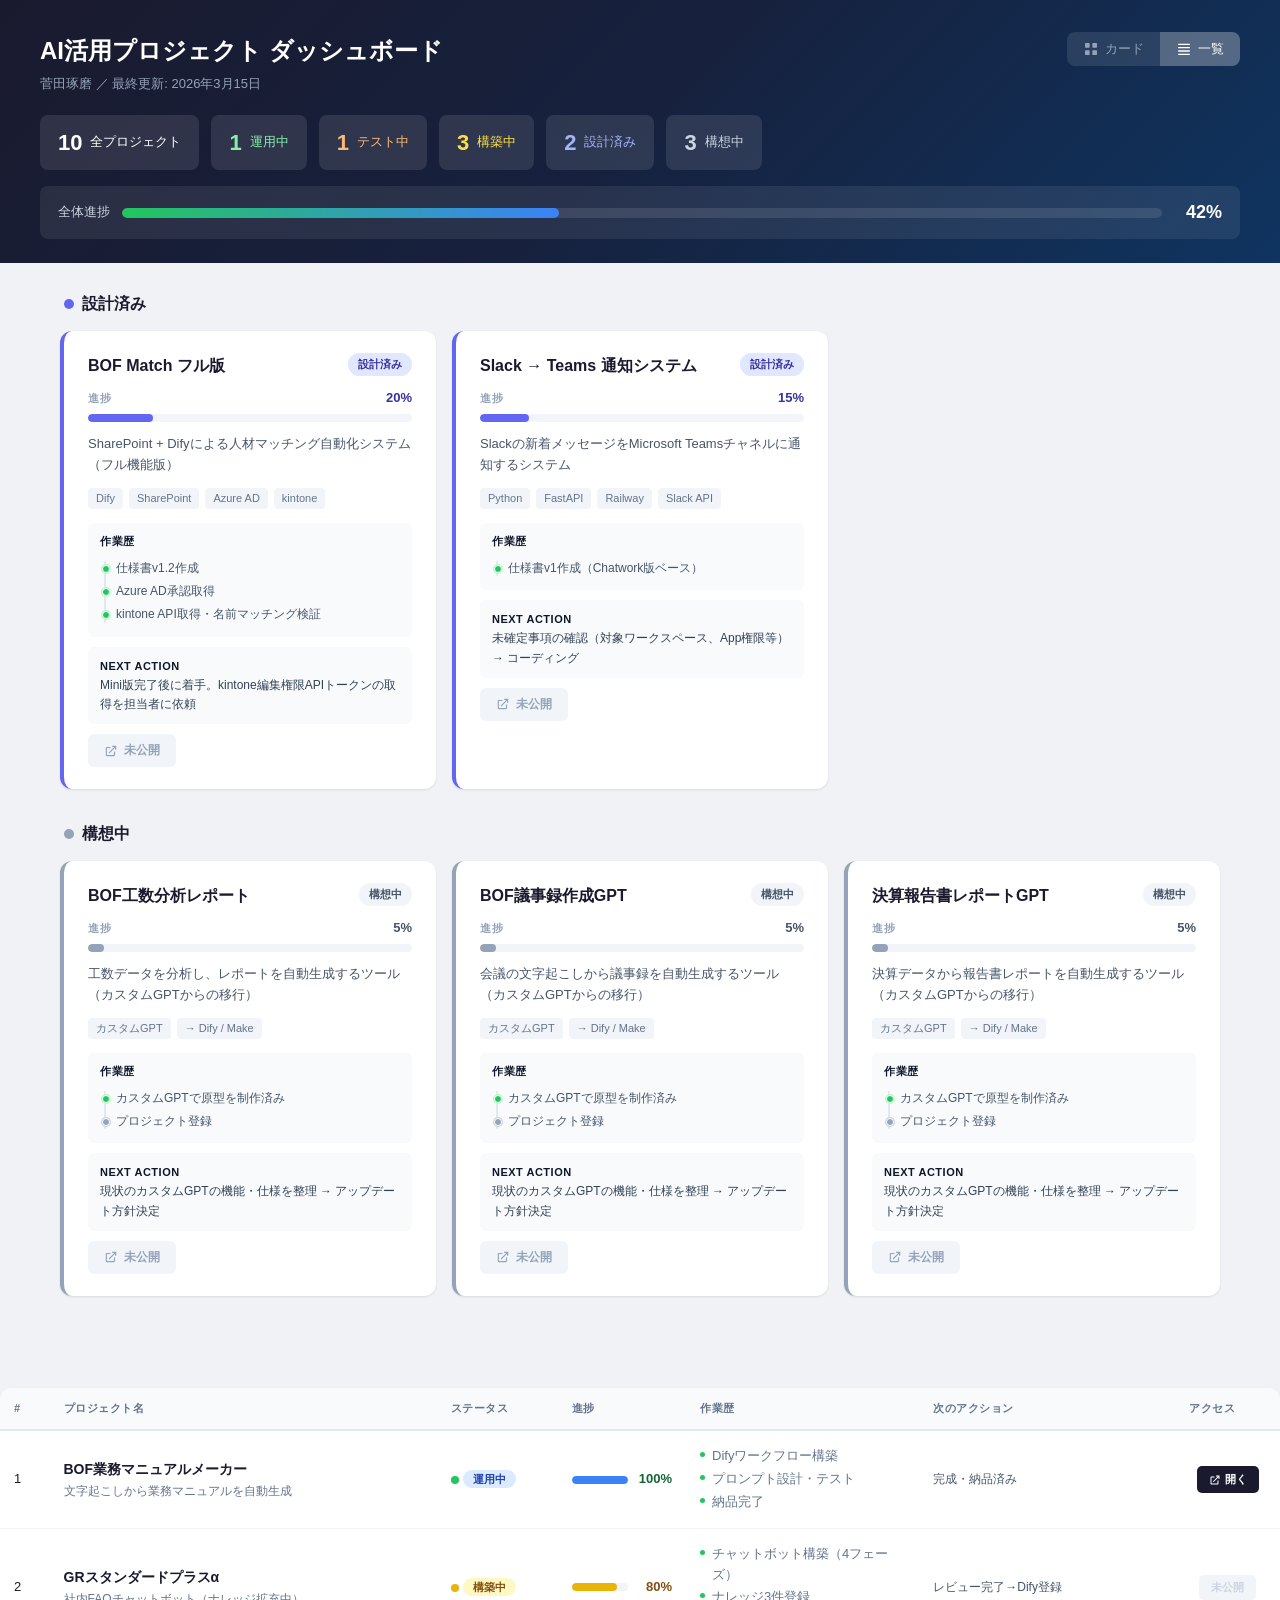
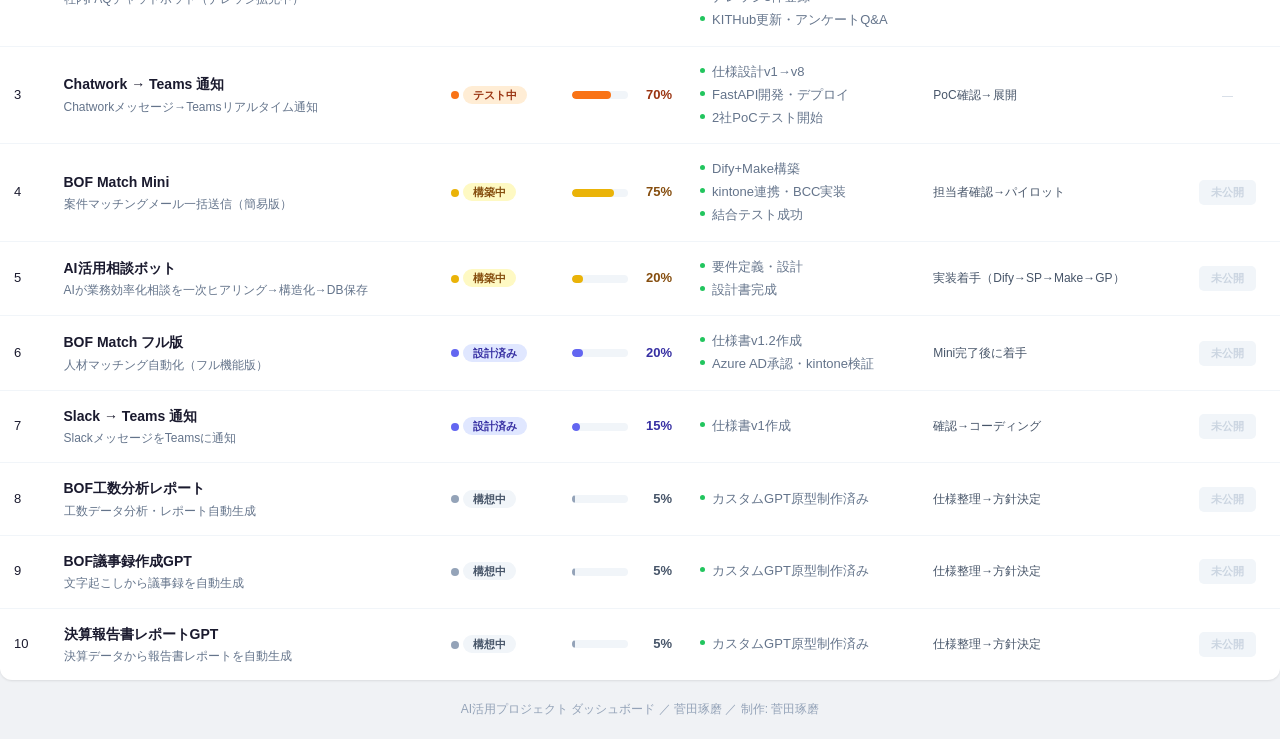
<file: dashboard.html>
<!DOCTYPE html>
<html lang="ja">
<head>
<meta charset="UTF-8">
<meta name="viewport" content="width=device-width, initial-scale=1.0">
<title>AI活用プロジェクト ダッシュボード</title>
<style>
  * { margin: 0; padding: 0; box-sizing: border-box; }
  body {
    font-family: 'Yu Gothic Medium', 'Hiragino Sans', 'Meiryo', sans-serif;
    background: #f0f2f5;
    color: #1a1a2e;
    line-height: 1.6;
  }

  /* ===== Header ===== */
  .header {
    background: linear-gradient(135deg, #1a1a2e 0%, #16213e 50%, #0f3460 100%);
    color: #fff;
    padding: 32px 40px 24px;
  }
  .header-top {
    display: flex;
    justify-content: space-between;
    align-items: flex-start;
    margin-bottom: 4px;
  }
  .header h1 { font-size: 24px; font-weight: 700; }
  .header .subtitle { font-size: 13px; color: #94a3b8; margin-bottom: 20px; }

  /* ===== View Toggle ===== */
  .view-toggle {
    display: flex;
    background: rgba(255,255,255,0.1);
    border-radius: 8px;
    overflow: hidden;
    flex-shrink: 0;
  }
  .view-toggle button {
    background: none; border: none; color: #94a3b8;
    padding: 8px 16px; font-size: 13px; font-family: inherit;
    cursor: pointer; display: flex; align-items: center; gap: 6px;
    transition: all 0.2s;
  }
  .view-toggle button.active { background: rgba(255,255,255,0.2); color: #fff; }
  .view-toggle button:hover:not(.active) { background: rgba(255,255,255,0.08); }
  .view-toggle svg { width: 16px; height: 16px; fill: currentColor; }

  /* ===== Summary Bar ===== */
  .summary { display: flex; gap: 12px; flex-wrap: wrap; align-items: center; }
  .summary-item {
    background: rgba(255,255,255,0.1); border-radius: 8px;
    padding: 10px 18px; display: flex; align-items: center; gap: 8px; font-size: 13px;
  }
  .summary-item .count { font-size: 22px; font-weight: 700; }

  /* ===== Overall Progress ===== */
  .overall-progress {
    display: flex; align-items: center; gap: 12px; margin-top: 16px;
    background: rgba(255,255,255,0.08); border-radius: 8px; padding: 12px 18px;
  }
  .overall-progress-label { font-size: 13px; color: #cbd5e1; white-space: nowrap; }
  .overall-progress-bar { flex: 1; height: 10px; background: rgba(255,255,255,0.1); border-radius: 5px; overflow: hidden; }
  .overall-progress-fill { height: 100%; border-radius: 5px; background: linear-gradient(90deg, #22c55e, #3b82f6); transition: width 0.6s ease; }
  .overall-progress-pct { font-size: 18px; font-weight: 700; color: #fff; min-width: 48px; text-align: right; }

  /* ===== Main ===== */
  .main { max-width: 1200px; margin: 0 auto; padding: 28px 20px 60px; }

  /* ===== Status Section ===== */
  .status-section { margin-bottom: 32px; }
  .status-section h2 {
    font-size: 16px; font-weight: 700; margin-bottom: 14px; padding-left: 4px;
    display: flex; align-items: center; gap: 8px;
  }
  .section-dot { width: 10px; height: 10px; border-radius: 50%; display: inline-block; }

  /* ===== Card Grid ===== */
  .card-grid { display: grid; grid-template-columns: repeat(auto-fill, minmax(360px, 1fr)); gap: 16px; }

  /* ===== Card ===== */
  .card {
    background: #fff; border-radius: 12px; padding: 22px 24px;
    box-shadow: 0 1px 3px rgba(0,0,0,0.06), 0 1px 2px rgba(0,0,0,0.04);
    border-left: 4px solid #cbd5e1; transition: box-shadow 0.2s;
  }
  .card:hover { box-shadow: 0 4px 12px rgba(0,0,0,0.1); }
  .card-header { display: flex; justify-content: space-between; align-items: flex-start; margin-bottom: 10px; gap: 10px; }
  .card-title { font-size: 16px; font-weight: 700; }

  /* ===== Badge ===== */
  .badge { font-size: 11px; font-weight: 600; padding: 3px 10px; border-radius: 20px; white-space: nowrap; flex-shrink: 0; }
  .badge-completed { background: #dcfce7; color: #166534; }
  .badge-live      { background: #dbeafe; color: #1e40af; }
  .badge-testing   { background: #ffedd5; color: #9a3412; }
  .badge-building  { background: #fef9c3; color: #854d0e; }
  .badge-waiting   { background: #e0e7ff; color: #3730a3; }
  .badge-planned   { background: #f1f5f9; color: #475569; }

  .card.border-completed { border-left-color: #22c55e; }
  .card.border-live      { border-left-color: #3b82f6; }
  .card.border-testing   { border-left-color: #f97316; }
  .card.border-building  { border-left-color: #eab308; }
  .card.border-waiting   { border-left-color: #6366f1; }
  .card.border-planned   { border-left-color: #94a3b8; }

  /* ===== Progress Bar ===== */
  .card-progress { margin-bottom: 12px; }
  .card-progress-header { display: flex; justify-content: space-between; align-items: center; margin-bottom: 5px; }
  .card-progress-label { font-size: 11px; color: #94a3b8; font-weight: 600; text-transform: uppercase; letter-spacing: 0.5px; }
  .card-progress-pct { font-size: 13px; font-weight: 700; }
  .progress-bar { width: 100%; height: 8px; background: #f1f5f9; border-radius: 4px; overflow: hidden; }
  .progress-fill { height: 100%; border-radius: 4px; transition: width 0.6s ease; }
  .progress-fill.color-completed { background: #22c55e; }
  .progress-fill.color-live      { background: #3b82f6; }
  .progress-fill.color-testing   { background: #f97316; }
  .progress-fill.color-building  { background: #eab308; }
  .progress-fill.color-waiting   { background: #6366f1; }
  .progress-fill.color-planned   { background: #94a3b8; }

  /* ===== Card Body ===== */
  .card-desc { font-size: 13px; color: #475569; margin-bottom: 12px; }
  .card-tech { display: flex; flex-wrap: wrap; gap: 6px; margin-bottom: 14px; }
  .tech-tag { font-size: 11px; background: #f1f5f9; color: #64748b; padding: 2px 8px; border-radius: 4px; }

  /* ===== History (Card) ===== */
  .card-history {
    background: #f8fafc; border-radius: 6px; padding: 10px 12px;
    font-size: 12px; color: #334155; margin-bottom: 10px;
  }
  .card-history strong {
    color: #0f172a; font-size: 11px; text-transform: uppercase; letter-spacing: 0.5px;
    display: block; margin-bottom: 6px;
  }
  .history-list {
    list-style: none; padding: 0; margin: 0;
    position: relative;
    padding-left: 16px;
  }
  .history-list::before {
    content: '';
    position: absolute; left: 4px; top: 4px; bottom: 4px;
    width: 2px; background: #e2e8f0; border-radius: 1px;
  }
  .history-list li {
    position: relative;
    padding: 2px 0;
    font-size: 12px;
    color: #475569;
  }
  .history-list li::before {
    content: '';
    position: absolute; left: -14px; top: 8px;
    width: 6px; height: 6px;
    border-radius: 50%;
    background: #94a3b8;
    border: 1.5px solid #fff;
    box-shadow: 0 0 0 1px #cbd5e1;
  }
  .history-list li.done::before { background: #22c55e; box-shadow: 0 0 0 1px #bbf7d0; }

  /* ===== Next Action (Card) ===== */
  .card-next {
    background: #f8fafc; border-radius: 6px; padding: 10px 12px;
    font-size: 12px; color: #334155; margin-bottom: 10px;
  }
  .card-next strong {
    color: #0f172a; font-size: 11px; text-transform: uppercase; letter-spacing: 0.5px;
  }

  /* ===== Access Button ===== */
  .card-access { margin-top: 2px; }
  .access-btn {
    display: inline-flex; align-items: center; gap: 6px;
    padding: 8px 16px; border-radius: 6px;
    font-size: 12px; font-weight: 600; font-family: inherit;
    text-decoration: none; cursor: pointer;
    transition: all 0.2s; border: none;
  }
  .access-btn svg { width: 14px; height: 14px; fill: currentColor; flex-shrink: 0; }
  .access-btn-active {
    background: #1a1a2e; color: #fff;
  }
  .access-btn-active:hover { background: #0f3460; }
  .access-btn-disabled {
    background: #f1f5f9; color: #94a3b8; cursor: default; pointer-events: none;
  }

  /* ===== Table View ===== */
  #view-table { display: block; }
  .table-wrap {
    background: #fff; border-radius: 12px;
    box-shadow: 0 1px 3px rgba(0,0,0,0.06), 0 1px 2px rgba(0,0,0,0.04);
    overflow: hidden;
  }
  .table-wrap table { width: 100%; border-collapse: collapse; }
  .table-wrap thead { background: #f8fafc; }
  .table-wrap th {
    text-align: left; padding: 12px 14px;
    font-size: 11px; font-weight: 700; color: #64748b;
    text-transform: uppercase; letter-spacing: 0.5px;
    border-bottom: 2px solid #e2e8f0; white-space: nowrap;
  }
  .table-wrap td {
    padding: 14px 14px; font-size: 13px;
    border-bottom: 1px solid #f1f5f9; vertical-align: middle;
  }
  .table-wrap tbody tr { transition: background 0.15s; }
  .table-wrap tbody tr:hover { background: #f8fafc; }
  .table-wrap tbody tr:last-child td { border-bottom: none; }
  .table-name { font-weight: 700; font-size: 14px; color: #1a1a2e; }
  .table-desc { color: #64748b; font-size: 12px; margin-top: 2px; }
  .table-tech { display: flex; flex-wrap: wrap; gap: 4px; }
  .table-next { font-size: 12px; color: #475569; }
  .table-status-dot {
    width: 8px; height: 8px; border-radius: 50%;
    display: inline-block; margin-right: 4px; vertical-align: middle;
  }

  /* ===== Progress (Table) ===== */
  .table-progress { min-width: 110px; }
  .table-progress-row { display: flex; align-items: center; gap: 8px; }
  .table-progress-bar { flex: 1; height: 8px; background: #f1f5f9; border-radius: 4px; overflow: hidden; }
  .table-progress-bar .progress-fill { height: 100%; border-radius: 4px; }
  .table-progress-pct { font-size: 13px; font-weight: 700; min-width: 36px; text-align: right; }

  /* ===== History (Table) ===== */
  .table-history { font-size: 11px; color: #64748b; max-width: 200px; }
  .table-history-list { list-style: none; padding: 0; margin: 0; }
  .table-history-list li { padding: 1px 0; position: relative; padding-left: 12px; }
  .table-history-list li::before {
    content: ''; position: absolute; left: 0; top: 7px;
    width: 5px; height: 5px; border-radius: 50%; background: #cbd5e1;
  }
  .table-history-list li.done::before { background: #22c55e; }

  /* ===== Access (Table) ===== */
  .table-access { text-align: center; }
  .access-btn-sm {
    display: inline-flex; align-items: center; gap: 4px;
    padding: 5px 12px; border-radius: 5px;
    font-size: 11px; font-weight: 600; font-family: inherit;
    text-decoration: none; cursor: pointer;
    transition: all 0.2s; border: none;
  }
  .access-btn-sm svg { width: 12px; height: 12px; fill: currentColor; }
  .access-btn-sm.active { background: #1a1a2e; color: #fff; }
  .access-btn-sm.active:hover { background: #0f3460; }
  .access-btn-sm.disabled { background: #f1f5f9; color: #cbd5e1; cursor: default; pointer-events: none; }

  /* ===== Footer ===== */
  .footer { text-align: center; padding: 20px; font-size: 12px; color: #94a3b8; }

  /* ===== Responsive ===== */
  @media (max-width: 600px) {
    .header { padding: 20px 16px 16px; }
    .header-top { flex-direction: column; gap: 12px; }
    .header h1 { font-size: 20px; }
    .main { padding: 16px 12px 40px; }
    .card-grid { grid-template-columns: 1fr; }
    .table-wrap { overflow-x: auto; }
    .table-wrap table { min-width: 1000px; }
  }
</style>
</head>
<body>

<!-- ===== Header ===== -->
<div class="header">
  <div class="header-top">
    <h1>AI活用プロジェクト ダッシュボード</h1>
    <div class="view-toggle">
      <button id="btn-card" onclick="switchView('card')">
        <svg viewBox="0 0 24 24"><rect x="3" y="3" width="7" height="7" rx="1"/><rect x="14" y="3" width="7" height="7" rx="1"/><rect x="3" y="14" width="7" height="7" rx="1"/><rect x="14" y="14" width="7" height="7" rx="1"/></svg>
        カード
      </button>
      <button id="btn-table" class="active" onclick="switchView('table')">
        <svg viewBox="0 0 24 24"><rect x="3" y="4" width="18" height="2" rx="1"/><rect x="3" y="9" width="18" height="2" rx="1"/><rect x="3" y="14" width="18" height="2" rx="1"/><rect x="3" y="19" width="18" height="2" rx="1"/></svg>
        一覧
      </button>
    </div>
  </div>
  <div class="subtitle">菅田琢磨 ／ 最終更新: 2026年3月15日</div>
  <div class="summary">
    <div class="summary-item"><span class="count">10</span> 全プロジェクト</div>
    <div class="summary-item" style="color:#86efac"><span class="count">1</span> 運用中</div>
    <div class="summary-item" style="color:#fdba74"><span class="count">1</span> テスト中</div>
    <div class="summary-item" style="color:#fde047"><span class="count">3</span> 構築中</div>
    <div class="summary-item" style="color:#a5b4fc"><span class="count">2</span> 設計済み</div>
    <div class="summary-item" style="color:#cbd5e1"><span class="count">3</span> 構想中</div>
  </div>
  <div class="overall-progress">
    <div class="overall-progress-label">全体進捗</div>
    <div class="overall-progress-bar">
      <div class="overall-progress-fill" style="width:42%"></div>
    </div>
    <div class="overall-progress-pct">42%</div>
  </div>
</div>

<!-- ===== Main ===== -->
<div class="main">

<!-- ========== CARD VIEW ========== -->
<div id="view-card" style="display:none">

  <!-- 運用中 -->
  <div class="status-section">
    <h2><span class="section-dot" style="background:#22c55e"></span> 運用中</h2>
    <div class="card-grid">
      <div class="card border-live">
        <div class="card-header">
          <div class="card-title">BOF業務マニュアルメーカー</div>
          <span class="badge badge-live">運用中</span>
        </div>
        <div class="card-progress">
          <div class="card-progress-header">
            <span class="card-progress-label">進捗</span>
            <span class="card-progress-pct" style="color:#166534">100%</span>
          </div>
          <div class="progress-bar"><div class="progress-fill color-live" style="width:100%"></div></div>
        </div>
        <div class="card-desc">文字起こしファイルを入力するだけで、業務マニュアル（手順書）を自動生成するAIツール</div>
        <div class="card-tech">
          <span class="tech-tag">Dify</span><span class="tech-tag">LLM</span><span class="tech-tag">Python</span>
        </div>
        <div class="card-history">
          <strong>作業歴</strong>
          <ul class="history-list">
            <li class="done">Difyワークフロー設計・構築</li>
            <li class="done">LLMプロンプト設計・調整</li>
            <li class="done">Pythonコード実装（テキスト整形）</li>
            <li class="done">テスト・品質確認・納品</li>
          </ul>
        </div>
        <div class="card-next">
          <strong>Next Action</strong><br>
          完成・納品済み。必要に応じてナレッジ拡充
        </div>
        <div class="card-access">
          <a class="access-btn access-btn-active" href="https://udify.app/workflow/j9fyHZH2mZ5UzntX" target="_blank">
            <svg viewBox="0 0 24 24"><path d="M14 3v2h3.59l-9.83 9.83 1.41 1.41L19 6.41V10h2V3h-7zM5 5c-1.1 0-2 .9-2 2v12c0 1.1.9 2 2 2h12c1.1 0 2-.9 2-2v-6h-2v6H5V7h6V5H5z"/></svg>
            ツールを開く
          </a>
        </div>
      </div>
    </div>
  </div>

  <!-- テスト中 -->
  <div class="status-section">
    <h2><span class="section-dot" style="background:#f97316"></span> テスト中</h2>
    <div class="card-grid">
      <div class="card border-testing">
        <div class="card-header">
          <div class="card-title">Chatwork → Teams 通知システム</div>
          <span class="badge badge-testing">テスト中</span>
        </div>
        <div class="card-progress">
          <div class="card-progress-header">
            <span class="card-progress-label">進捗</span>
            <span class="card-progress-pct" style="color:#9a3412">70%</span>
          </div>
          <div class="progress-bar"><div class="progress-fill color-testing" style="width:70%"></div></div>
        </div>
        <div class="card-desc">Chatworkの新着メッセージをMicrosoft Teamsチャネルにリアルタイム通知するシステム</div>
        <div class="card-tech">
          <span class="tech-tag">Python</span><span class="tech-tag">FastAPI</span><span class="tech-tag">Railway</span><span class="tech-tag">Power Automate</span>
        </div>
        <div class="card-history">
          <strong>作業歴</strong>
          <ul class="history-list">
            <li class="done">仕様設計（v1→v8まで改訂）</li>
            <li class="done">Python / FastAPI開発</li>
            <li class="done">署名検証・通知制限・自動返信実装</li>
            <li class="done">Railwayデプロイ</li>
            <li class="done">2社でPoCテスト開始</li>
          </ul>
        </div>
        <div class="card-next">
          <strong>Next Action</strong><br>
          PoC動作確認 → 他クライアントルーム展開
        </div>
      </div>
    </div>
  </div>

  <!-- 構築中 -->
  <div class="status-section">
    <h2><span class="section-dot" style="background:#eab308"></span> 構築中</h2>
    <div class="card-grid">
      <div class="card border-building">
        <div class="card-header">
          <div class="card-title">GRスタンダードプラスα</div>
          <span class="badge badge-building">構築中</span>
        </div>
        <div class="card-progress">
          <div class="card-progress-header">
            <span class="card-progress-label">進捗</span>
            <span class="card-progress-pct" style="color:#854d0e">80%</span>
          </div>
          <div class="progress-bar"><div class="progress-fill color-building" style="width:80%"></div></div>
        </div>
        <div class="card-desc">GRスタンダード関連の社内FAQチャットボット。ナレッジベースを拡充しながら構築中</div>
        <div class="card-tech">
          <span class="tech-tag">Dify</span><span class="tech-tag">LLM</span><span class="tech-tag">Teams</span>
        </div>
        <div class="card-history">
          <strong>作業歴</strong>
          <ul class="history-list">
            <li class="done">Difyチャットボット構築（フェーズ1〜4）</li>
            <li class="done">Azure認証・Teams連携設定</li>
            <li class="done">ナレッジ3ファイル作成・Dify登録</li>
            <li class="done">KITHubナレッジ7セクション追加</li>
            <li class="done">KITHubアンケートQ&A 35項目抽出</li>
          </ul>
        </div>
        <div class="card-next">
          <strong>Next Action</strong><br>
          BF業務ナレッジ・KITHubアンケートQ&Aのレビュー完了→Dify登録
        </div>
        <div class="card-access">
          <button class="access-btn access-btn-disabled" disabled>
            <svg viewBox="0 0 24 24"><path d="M14 3v2h3.59l-9.83 9.83 1.41 1.41L19 6.41V10h2V3h-7zM5 5c-1.1 0-2 .9-2 2v12c0 1.1.9 2 2 2h12c1.1 0 2-.9 2-2v-6h-2v6H5V7h6V5H5z"/></svg>
            未公開
          </button>
        </div>
      </div>

      <div class="card border-building">
        <div class="card-header">
          <div class="card-title">BOF Match Mini</div>
          <span class="badge badge-building">構築中</span>
        </div>
        <div class="card-progress">
          <div class="card-progress-header">
            <span class="card-progress-label">進捗</span>
            <span class="card-progress-pct" style="color:#854d0e">75%</span>
          </div>
          <div class="progress-bar"><div class="progress-fill color-building" style="width:75%"></div></div>
        </div>
        <div class="card-desc">業務委託パートナーへの案件マッチングメール一括送信システム（簡易版）</div>
        <div class="card-tech">
          <span class="tech-tag">Dify</span><span class="tech-tag">Make</span><span class="tech-tag">kintone</span><span class="tech-tag">Outlook</span>
        </div>
        <div class="card-history">
          <strong>作業歴</strong>
          <ul class="history-list">
            <li class="done">仕様書v1.0作成</li>
            <li class="done">Difyワークフロー構築（12項目入力→LLM→メール生成）</li>
            <li class="done">Makeシナリオ構築（kintone→Outlook一括送信）</li>
            <li class="done">kintone API連携・BCC方式実装</li>
            <li class="done">結合テスト成功</li>
          </ul>
        </div>
        <div class="card-next">
          <strong>Next Action</strong><br>
          マッチング担当者に確認事項10項目を確認 → パイロットテスト
        </div>
        <div class="card-access">
          <button class="access-btn access-btn-disabled" disabled>
            <svg viewBox="0 0 24 24"><path d="M14 3v2h3.59l-9.83 9.83 1.41 1.41L19 6.41V10h2V3h-7zM5 5c-1.1 0-2 .9-2 2v12c0 1.1.9 2 2 2h12c1.1 0 2-.9 2-2v-6h-2v6H5V7h6V5H5z"/></svg>
            未公開
          </button>
        </div>
      </div>
    </div>

      <div class="card border-building">
        <div class="card-header">
          <div class="card-title">AI活用相談ボット</div>
          <span class="badge badge-building">構築中</span>
        </div>
        <div class="card-progress">
          <div class="card-progress-header">
            <span class="card-progress-label">進捗</span>
            <span class="card-progress-pct" style="color:#854d0e">20%</span>
          </div>
          <div class="progress-bar"><div class="progress-fill color-building" style="width:20%"></div></div>
        </div>
        <div class="card-desc">社員からの業務効率化相談をAIが一次ヒアリングし、構造化して管理するDX相談受付システム</div>
        <div class="card-tech">
          <span class="tech-tag">Dify</span><span class="tech-tag">Make</span><span class="tech-tag">SharePoint List</span><span class="tech-tag">GitHub Pages</span>
        </div>
        <div class="card-history">
          <strong>作業歴</strong>
          <ul class="history-list">
            <li class="done">要件定義・設計相談テキスト作成</li>
            <li class="done">ヒアリング項目設計（Q0〜Q11）</li>
            <li class="done">設計書完成（アーキテクチャ・DB・Make・Dify・埋め込み仕様）</li>
          </ul>
        </div>
        <div class="card-next">
          <strong>Next Action</strong><br>
          実装着手（Dify→SharePoint→Make→GitHub Pages）
        </div>
        <div class="card-access">
          <button class="access-btn access-btn-disabled" disabled>
            <svg viewBox="0 0 24 24"><path d="M14 3v2h3.59l-9.83 9.83 1.41 1.41L19 6.41V10h2V3h-7zM5 5c-1.1 0-2 .9-2 2v12c0 1.1.9 2 2 2h12c1.1 0 2-.9 2-2v-6h-2v6H5V7h6V5H5z"/></svg>
            未公開
          </button>
        </div>
      </div>
    </div>
  </div>

  <!-- 設計済み -->
  <div class="status-section">
    <h2><span class="section-dot" style="background:#6366f1"></span> 設計済み</h2>
    <div class="card-grid">
      <div class="card border-waiting">
        <div class="card-header">
          <div class="card-title">BOF Match フル版</div>
          <span class="badge badge-waiting">設計済み</span>
        </div>
        <div class="card-progress">
          <div class="card-progress-header">
            <span class="card-progress-label">進捗</span>
            <span class="card-progress-pct" style="color:#3730a3">20%</span>
          </div>
          <div class="progress-bar"><div class="progress-fill color-waiting" style="width:20%"></div></div>
        </div>
        <div class="card-desc">SharePoint + Difyによる人材マッチング自動化システム（フル機能版）</div>
        <div class="card-tech">
          <span class="tech-tag">Dify</span><span class="tech-tag">SharePoint</span><span class="tech-tag">Azure AD</span><span class="tech-tag">kintone</span>
        </div>
        <div class="card-history">
          <strong>作業歴</strong>
          <ul class="history-list">
            <li class="done">仕様書v1.2作成</li>
            <li class="done">Azure AD承認取得</li>
            <li class="done">kintone API取得・名前マッチング検証</li>
          </ul>
        </div>
        <div class="card-next">
          <strong>Next Action</strong><br>
          Mini版完了後に着手。kintone編集権限APIトークンの取得を担当者に依頼
        </div>
        <div class="card-access">
          <button class="access-btn access-btn-disabled" disabled>
            <svg viewBox="0 0 24 24"><path d="M14 3v2h3.59l-9.83 9.83 1.41 1.41L19 6.41V10h2V3h-7zM5 5c-1.1 0-2 .9-2 2v12c0 1.1.9 2 2 2h12c1.1 0 2-.9 2-2v-6h-2v6H5V7h6V5H5z"/></svg>
            未公開
          </button>
        </div>
      </div>

      <div class="card border-waiting">
        <div class="card-header">
          <div class="card-title">Slack → Teams 通知システム</div>
          <span class="badge badge-waiting">設計済み</span>
        </div>
        <div class="card-progress">
          <div class="card-progress-header">
            <span class="card-progress-label">進捗</span>
            <span class="card-progress-pct" style="color:#3730a3">15%</span>
          </div>
          <div class="progress-bar"><div class="progress-fill color-waiting" style="width:15%"></div></div>
        </div>
        <div class="card-desc">Slackの新着メッセージをMicrosoft Teamsチャネルに通知するシステム</div>
        <div class="card-tech">
          <span class="tech-tag">Python</span><span class="tech-tag">FastAPI</span><span class="tech-tag">Railway</span><span class="tech-tag">Slack API</span>
        </div>
        <div class="card-history">
          <strong>作業歴</strong>
          <ul class="history-list">
            <li class="done">仕様書v1作成（Chatwork版ベース）</li>
          </ul>
        </div>
        <div class="card-next">
          <strong>Next Action</strong><br>
          未確定事項の確認（対象ワークスペース、App権限等）→ コーディング
        </div>
        <div class="card-access">
          <button class="access-btn access-btn-disabled" disabled>
            <svg viewBox="0 0 24 24"><path d="M14 3v2h3.59l-9.83 9.83 1.41 1.41L19 6.41V10h2V3h-7zM5 5c-1.1 0-2 .9-2 2v12c0 1.1.9 2 2 2h12c1.1 0 2-.9 2-2v-6h-2v6H5V7h6V5H5z"/></svg>
            未公開
          </button>
        </div>
      </div>
    </div>
  </div>

  <!-- 構想中 -->
  <div class="status-section">
    <h2><span class="section-dot" style="background:#94a3b8"></span> 構想中</h2>
    <div class="card-grid">
      <div class="card border-planned">
        <div class="card-header">
          <div class="card-title">BOF工数分析レポート</div>
          <span class="badge badge-planned">構想中</span>
        </div>
        <div class="card-progress">
          <div class="card-progress-header">
            <span class="card-progress-label">進捗</span>
            <span class="card-progress-pct" style="color:#475569">5%</span>
          </div>
          <div class="progress-bar"><div class="progress-fill color-planned" style="width:5%"></div></div>
        </div>
        <div class="card-desc">工数データを分析し、レポートを自動生成するツール（カスタムGPTからの移行）</div>
        <div class="card-tech">
          <span class="tech-tag">カスタムGPT</span><span class="tech-tag">→ Dify / Make</span>
        </div>
        <div class="card-history">
          <strong>作業歴</strong>
          <ul class="history-list">
            <li class="done">カスタムGPTで原型を制作済み</li>
            <li>プロジェクト登録</li>
          </ul>
        </div>
        <div class="card-next">
          <strong>Next Action</strong><br>
          現状のカスタムGPTの機能・仕様を整理 → アップデート方針決定
        </div>
        <div class="card-access">
          <button class="access-btn access-btn-disabled" disabled>
            <svg viewBox="0 0 24 24"><path d="M14 3v2h3.59l-9.83 9.83 1.41 1.41L19 6.41V10h2V3h-7zM5 5c-1.1 0-2 .9-2 2v12c0 1.1.9 2 2 2h12c1.1 0 2-.9 2-2v-6h-2v6H5V7h6V5H5z"/></svg>
            未公開
          </button>
        </div>
      </div>

      <div class="card border-planned">
        <div class="card-header">
          <div class="card-title">BOF議事録作成GPT</div>
          <span class="badge badge-planned">構想中</span>
        </div>
        <div class="card-progress">
          <div class="card-progress-header">
            <span class="card-progress-label">進捗</span>
            <span class="card-progress-pct" style="color:#475569">5%</span>
          </div>
          <div class="progress-bar"><div class="progress-fill color-planned" style="width:5%"></div></div>
        </div>
        <div class="card-desc">会議の文字起こしから議事録を自動生成するツール（カスタムGPTからの移行）</div>
        <div class="card-tech">
          <span class="tech-tag">カスタムGPT</span><span class="tech-tag">→ Dify / Make</span>
        </div>
        <div class="card-history">
          <strong>作業歴</strong>
          <ul class="history-list">
            <li class="done">カスタムGPTで原型を制作済み</li>
            <li>プロジェクト登録</li>
          </ul>
        </div>
        <div class="card-next">
          <strong>Next Action</strong><br>
          現状のカスタムGPTの機能・仕様を整理 → アップデート方針決定
        </div>
        <div class="card-access">
          <button class="access-btn access-btn-disabled" disabled>
            <svg viewBox="0 0 24 24"><path d="M14 3v2h3.59l-9.83 9.83 1.41 1.41L19 6.41V10h2V3h-7zM5 5c-1.1 0-2 .9-2 2v12c0 1.1.9 2 2 2h12c1.1 0 2-.9 2-2v-6h-2v6H5V7h6V5H5z"/></svg>
            未公開
          </button>
        </div>
      </div>

      <div class="card border-planned">
        <div class="card-header">
          <div class="card-title">決算報告書レポートGPT</div>
          <span class="badge badge-planned">構想中</span>
        </div>
        <div class="card-progress">
          <div class="card-progress-header">
            <span class="card-progress-label">進捗</span>
            <span class="card-progress-pct" style="color:#475569">5%</span>
          </div>
          <div class="progress-bar"><div class="progress-fill color-planned" style="width:5%"></div></div>
        </div>
        <div class="card-desc">決算データから報告書レポートを自動生成するツール（カスタムGPTからの移行）</div>
        <div class="card-tech">
          <span class="tech-tag">カスタムGPT</span><span class="tech-tag">→ Dify / Make</span>
        </div>
        <div class="card-history">
          <strong>作業歴</strong>
          <ul class="history-list">
            <li class="done">カスタムGPTで原型を制作済み</li>
            <li>プロジェクト登録</li>
          </ul>
        </div>
        <div class="card-next">
          <strong>Next Action</strong><br>
          現状のカスタムGPTの機能・仕様を整理 → アップデート方針決定
        </div>
        <div class="card-access">
          <button class="access-btn access-btn-disabled" disabled>
            <svg viewBox="0 0 24 24"><path d="M14 3v2h3.59l-9.83 9.83 1.41 1.41L19 6.41V10h2V3h-7zM5 5c-1.1 0-2 .9-2 2v12c0 1.1.9 2 2 2h12c1.1 0 2-.9 2-2v-6h-2v6H5V7h6V5H5z"/></svg>
            未公開
          </button>
        </div>
      </div>
    </div>
  </div>

</div>

<!-- ========== TABLE VIEW ========== -->
<div id="view-table">
  <div class="table-wrap">
    <table>
      <thead>
        <tr>
          <th>#</th>
          <th>プロジェクト名</th>
          <th>ステータス</th>
          <th>進捗</th>
          <th>作業歴</th>
          <th>次のアクション</th>
          <th>アクセス</th>
        </tr>
      </thead>
      <tbody>
        <!-- 1 -->
        <tr>
          <td>1</td>
          <td>
            <div class="table-name">BOF業務マニュアルメーカー</div>
            <div class="table-desc">文字起こしから業務マニュアルを自動生成</div>
          </td>
          <td><span class="table-status-dot" style="background:#22c55e"></span><span class="badge badge-live">運用中</span></td>
          <td class="table-progress">
            <div class="table-progress-row">
              <div class="table-progress-bar"><div class="progress-fill color-live" style="width:100%"></div></div>
              <span class="table-progress-pct" style="color:#166534">100%</span>
            </div>
          </td>
          <td class="table-history">
            <ul class="table-history-list">
              <li class="done">Difyワークフロー構築</li>
              <li class="done">プロンプト設計・テスト</li>
              <li class="done">納品完了</li>
            </ul>
          </td>
          <td><div class="table-next">完成・納品済み</div></td>
          <td class="table-access"><a class="access-btn-sm active" href="https://udify.app/workflow/j9fyHZH2mZ5UzntX" target="_blank"><svg viewBox="0 0 24 24"><path d="M14 3v2h3.59l-9.83 9.83 1.41 1.41L19 6.41V10h2V3h-7zM5 5c-1.1 0-2 .9-2 2v12c0 1.1.9 2 2 2h12c1.1 0 2-.9 2-2v-6h-2v6H5V7h6V5H5z"/></svg>開く</a></td>
        </tr>
        <!-- 2 -->
        <tr>
          <td>2</td>
          <td>
            <div class="table-name">GRスタンダードプラスα</div>
            <div class="table-desc">社内FAQチャットボット（ナレッジ拡充中）</div>
          </td>
          <td><span class="table-status-dot" style="background:#eab308"></span><span class="badge badge-building">構築中</span></td>
          <td class="table-progress">
            <div class="table-progress-row">
              <div class="table-progress-bar"><div class="progress-fill color-building" style="width:80%"></div></div>
              <span class="table-progress-pct" style="color:#854d0e">80%</span>
            </div>
          </td>
          <td class="table-history">
            <ul class="table-history-list">
              <li class="done">チャットボット構築（4フェーズ）</li>
              <li class="done">ナレッジ3件登録</li>
              <li class="done">KITHub更新・アンケートQ&A</li>
            </ul>
          </td>
          <td><div class="table-next">レビュー完了→Dify登録</div></td>
          <td class="table-access"><button class="access-btn-sm disabled" disabled>未公開</button></td>
        </tr>
        <!-- 3 -->
        <tr>
          <td>3</td>
          <td>
            <div class="table-name">Chatwork → Teams 通知</div>
            <div class="table-desc">Chatworkメッセージ→Teamsリアルタイム通知</div>
          </td>
          <td><span class="table-status-dot" style="background:#f97316"></span><span class="badge badge-testing">テスト中</span></td>
          <td class="table-progress">
            <div class="table-progress-row">
              <div class="table-progress-bar"><div class="progress-fill color-testing" style="width:70%"></div></div>
              <span class="table-progress-pct" style="color:#9a3412">70%</span>
            </div>
          </td>
          <td class="table-history">
            <ul class="table-history-list">
              <li class="done">仕様設計v1→v8</li>
              <li class="done">FastAPI開発・デプロイ</li>
              <li class="done">2社PoCテスト開始</li>
            </ul>
          </td>
          <td><div class="table-next">PoC確認→展開</div></td>
          <td class="table-access"><span style="color:#cbd5e1; font-size:11px">—</span></td>
        </tr>
        <!-- 4 -->
        <tr>
          <td>4</td>
          <td>
            <div class="table-name">BOF Match Mini</div>
            <div class="table-desc">案件マッチングメール一括送信（簡易版）</div>
          </td>
          <td><span class="table-status-dot" style="background:#eab308"></span><span class="badge badge-building">構築中</span></td>
          <td class="table-progress">
            <div class="table-progress-row">
              <div class="table-progress-bar"><div class="progress-fill color-building" style="width:75%"></div></div>
              <span class="table-progress-pct" style="color:#854d0e">75%</span>
            </div>
          </td>
          <td class="table-history">
            <ul class="table-history-list">
              <li class="done">Dify+Make構築</li>
              <li class="done">kintone連携・BCC実装</li>
              <li class="done">結合テスト成功</li>
            </ul>
          </td>
          <td><div class="table-next">担当者確認→パイロット</div></td>
          <td class="table-access"><button class="access-btn-sm disabled" disabled>未公開</button></td>
        </tr>
        <!-- 5 -->
        <tr>
          <td>5</td>
          <td>
            <div class="table-name">AI活用相談ボット</div>
            <div class="table-desc">AIが業務効率化相談を一次ヒアリング→構造化→DB保存</div>
          </td>
          <td><span class="table-status-dot" style="background:#eab308"></span><span class="badge badge-building">構築中</span></td>
          <td class="table-progress">
            <div class="table-progress-row">
              <div class="table-progress-bar"><div class="progress-fill color-building" style="width:20%"></div></div>
              <span class="table-progress-pct" style="color:#854d0e">20%</span>
            </div>
          </td>
          <td class="table-history">
            <ul class="table-history-list">
              <li class="done">要件定義・設計</li>
              <li class="done">設計書完成</li>
            </ul>
          </td>
          <td><div class="table-next">実装着手（Dify→SP→Make→GP）</div></td>
          <td class="table-access"><button class="access-btn-sm disabled" disabled>未公開</button></td>
        </tr>
        <!-- 6 -->
        <tr>
          <td>6</td>
          <td>
            <div class="table-name">BOF Match フル版</div>
            <div class="table-desc">人材マッチング自動化（フル機能版）</div>
          </td>
          <td><span class="table-status-dot" style="background:#6366f1"></span><span class="badge badge-waiting">設計済み</span></td>
          <td class="table-progress">
            <div class="table-progress-row">
              <div class="table-progress-bar"><div class="progress-fill color-waiting" style="width:20%"></div></div>
              <span class="table-progress-pct" style="color:#3730a3">20%</span>
            </div>
          </td>
          <td class="table-history">
            <ul class="table-history-list">
              <li class="done">仕様書v1.2作成</li>
              <li class="done">Azure AD承認・kintone検証</li>
            </ul>
          </td>
          <td><div class="table-next">Mini完了後に着手</div></td>
          <td class="table-access"><button class="access-btn-sm disabled" disabled>未公開</button></td>
        </tr>
        <!-- 7 -->
        <tr>
          <td>7</td>
          <td>
            <div class="table-name">Slack → Teams 通知</div>
            <div class="table-desc">SlackメッセージをTeamsに通知</div>
          </td>
          <td><span class="table-status-dot" style="background:#6366f1"></span><span class="badge badge-waiting">設計済み</span></td>
          <td class="table-progress">
            <div class="table-progress-row">
              <div class="table-progress-bar"><div class="progress-fill color-waiting" style="width:15%"></div></div>
              <span class="table-progress-pct" style="color:#3730a3">15%</span>
            </div>
          </td>
          <td class="table-history">
            <ul class="table-history-list">
              <li class="done">仕様書v1作成</li>
            </ul>
          </td>
          <td><div class="table-next">確認→コーディング</div></td>
          <td class="table-access"><button class="access-btn-sm disabled" disabled>未公開</button></td>
        </tr>
        <!-- 8 -->
        <tr>
          <td>8</td>
          <td>
            <div class="table-name">BOF工数分析レポート</div>
            <div class="table-desc">工数データ分析・レポート自動生成</div>
          </td>
          <td><span class="table-status-dot" style="background:#94a3b8"></span><span class="badge badge-planned">構想中</span></td>
          <td class="table-progress">
            <div class="table-progress-row">
              <div class="table-progress-bar"><div class="progress-fill color-planned" style="width:5%"></div></div>
              <span class="table-progress-pct" style="color:#475569">5%</span>
            </div>
          </td>
          <td class="table-history">
            <ul class="table-history-list">
              <li class="done">カスタムGPT原型制作済み</li>
            </ul>
          </td>
          <td><div class="table-next">仕様整理→方針決定</div></td>
          <td class="table-access"><button class="access-btn-sm disabled" disabled>未公開</button></td>
        </tr>
        <!-- 9 -->
        <tr>
          <td>9</td>
          <td>
            <div class="table-name">BOF議事録作成GPT</div>
            <div class="table-desc">文字起こしから議事録を自動生成</div>
          </td>
          <td><span class="table-status-dot" style="background:#94a3b8"></span><span class="badge badge-planned">構想中</span></td>
          <td class="table-progress">
            <div class="table-progress-row">
              <div class="table-progress-bar"><div class="progress-fill color-planned" style="width:5%"></div></div>
              <span class="table-progress-pct" style="color:#475569">5%</span>
            </div>
          </td>
          <td class="table-history">
            <ul class="table-history-list">
              <li class="done">カスタムGPT原型制作済み</li>
            </ul>
          </td>
          <td><div class="table-next">仕様整理→方針決定</div></td>
          <td class="table-access"><button class="access-btn-sm disabled" disabled>未公開</button></td>
        </tr>
        <!-- 10 -->
        <tr>
          <td>10</td>
          <td>
            <div class="table-name">決算報告書レポートGPT</div>
            <div class="table-desc">決算データから報告書レポートを自動生成</div>
          </td>
          <td><span class="table-status-dot" style="background:#94a3b8"></span><span class="badge badge-planned">構想中</span></td>
          <td class="table-progress">
            <div class="table-progress-row">
              <div class="table-progress-bar"><div class="progress-fill color-planned" style="width:5%"></div></div>
              <span class="table-progress-pct" style="color:#475569">5%</span>
            </div>
          </td>
          <td class="table-history">
            <ul class="table-history-list">
              <li class="done">カスタムGPT原型制作済み</li>
            </ul>
          </td>
          <td><div class="table-next">仕様整理→方針決定</div></td>
          <td class="table-access"><button class="access-btn-sm disabled" disabled>未公開</button></td>
        </tr>
      </tbody>
    </table>
  </div>
</div>

</div>

<div class="footer">
  AI活用プロジェクト ダッシュボード ／ 菅田琢磨 ／ 制作: 菅田琢磨
</div>

<script>
function switchView(mode) {
  var cardView = document.getElementById('view-card');
  var tableView = document.getElementById('view-table');
  var btnCard = document.getElementById('btn-card');
  var btnTable = document.getElementById('btn-table');
  if (mode === 'card') {
    cardView.style.display = 'block';
    tableView.style.display = 'none';
    btnCard.classList.add('active');
    btnTable.classList.remove('active');
  } else {
    cardView.style.display = 'none';
    tableView.style.display = 'block';
    btnCard.classList.remove('active');
    btnTable.classList.add('active');
  }
}
</script>

</body>
</html>
</file>
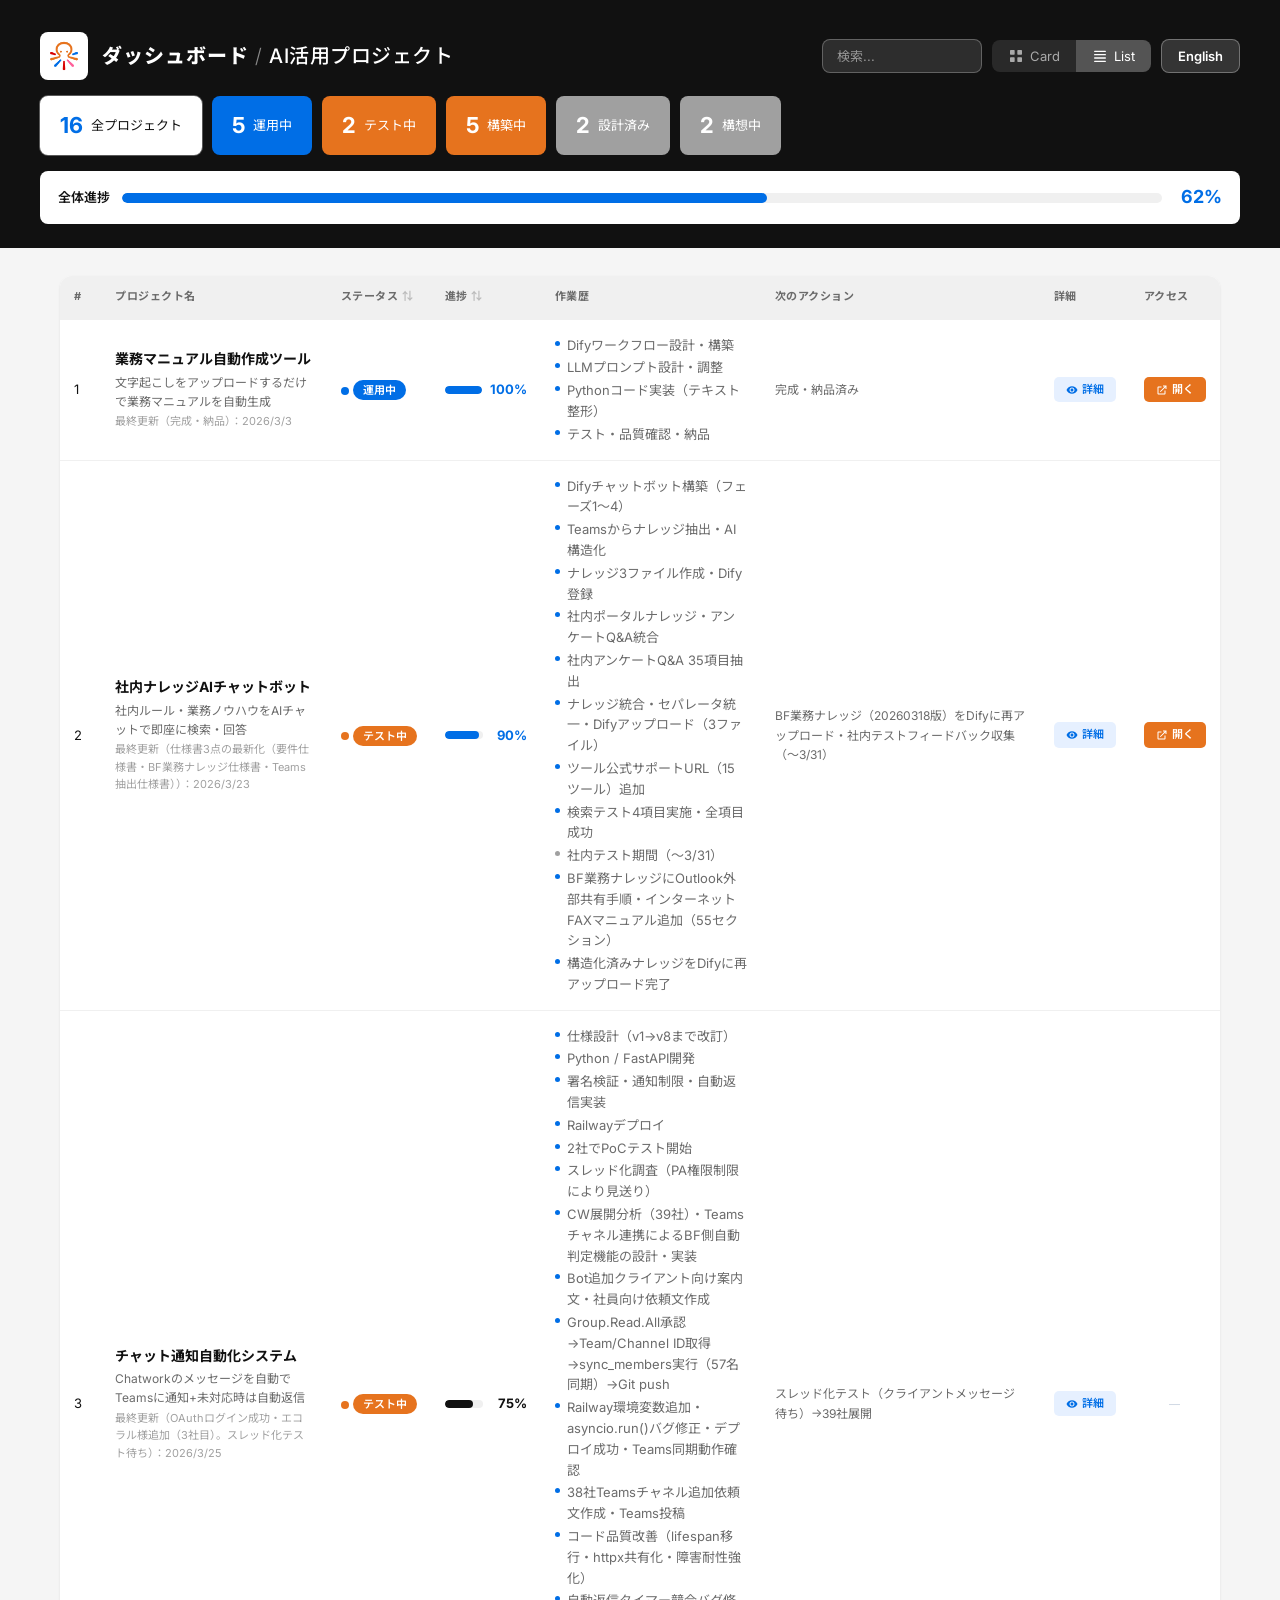
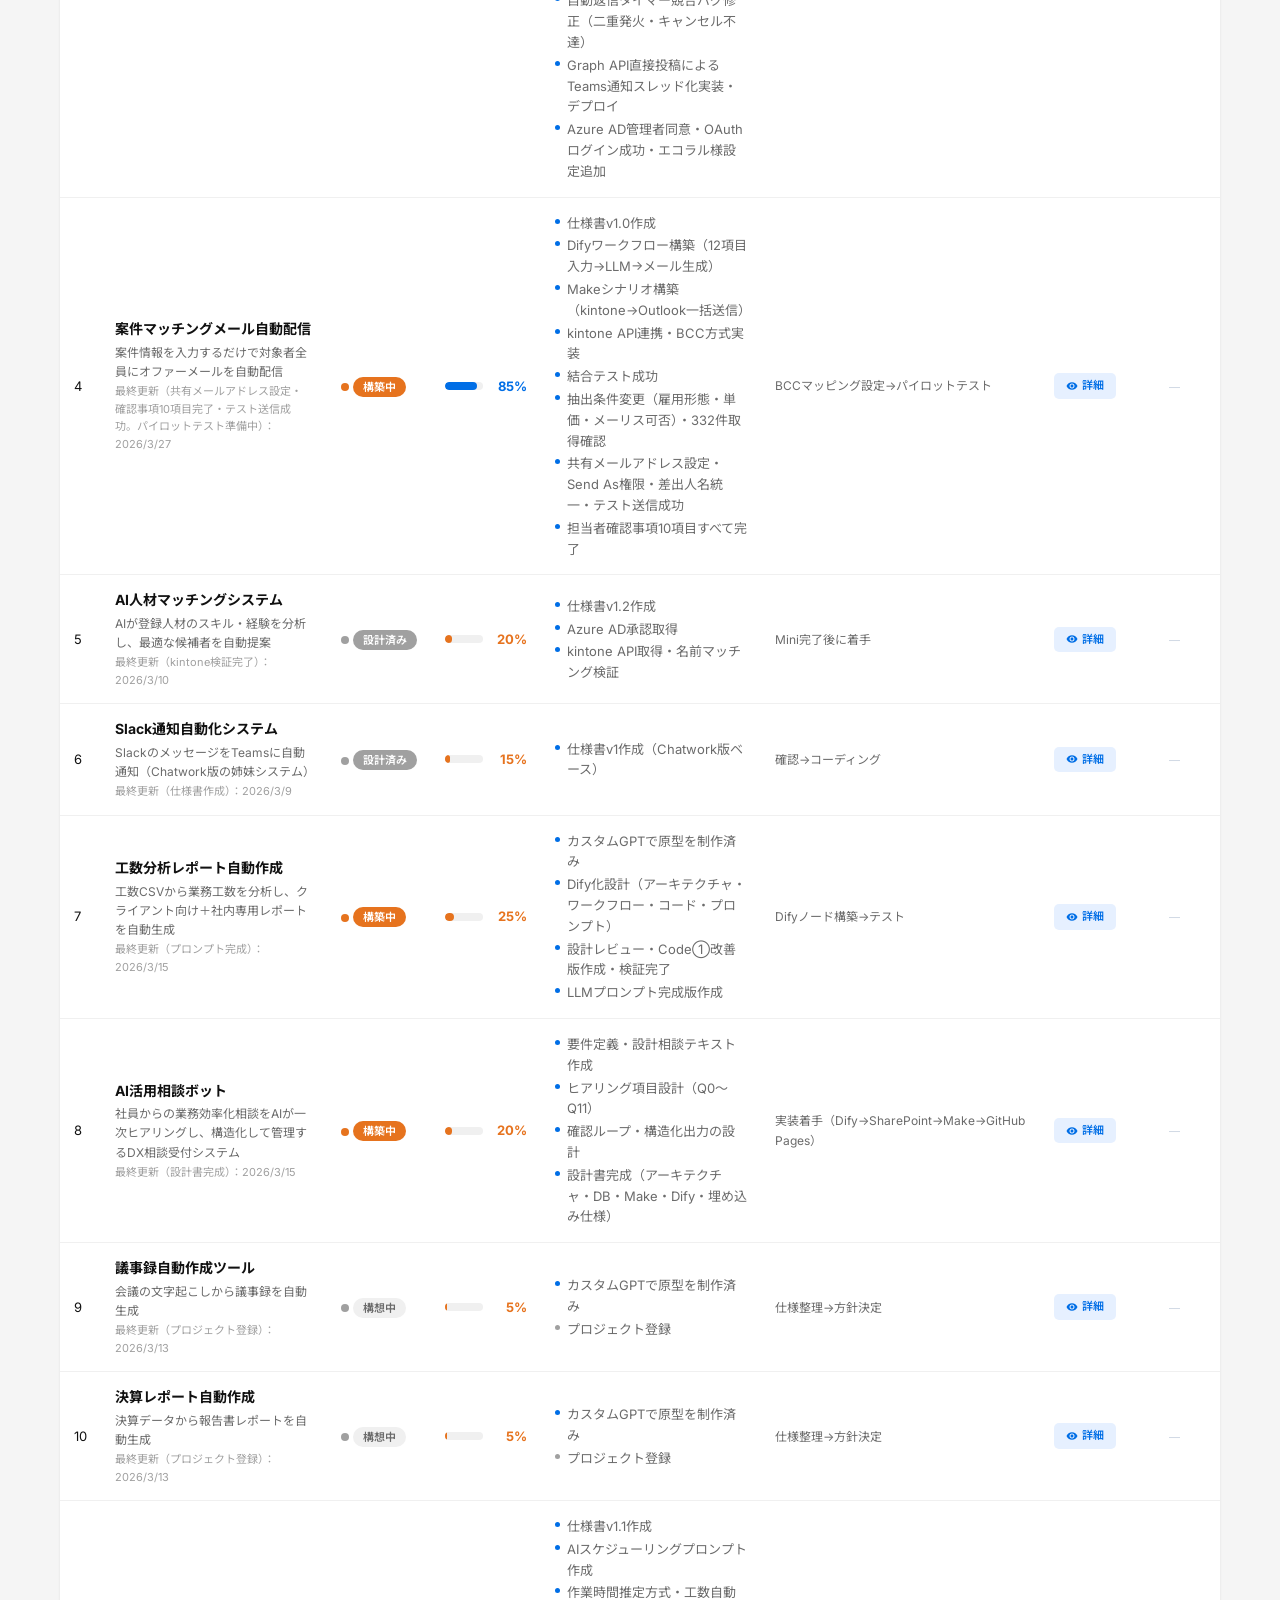
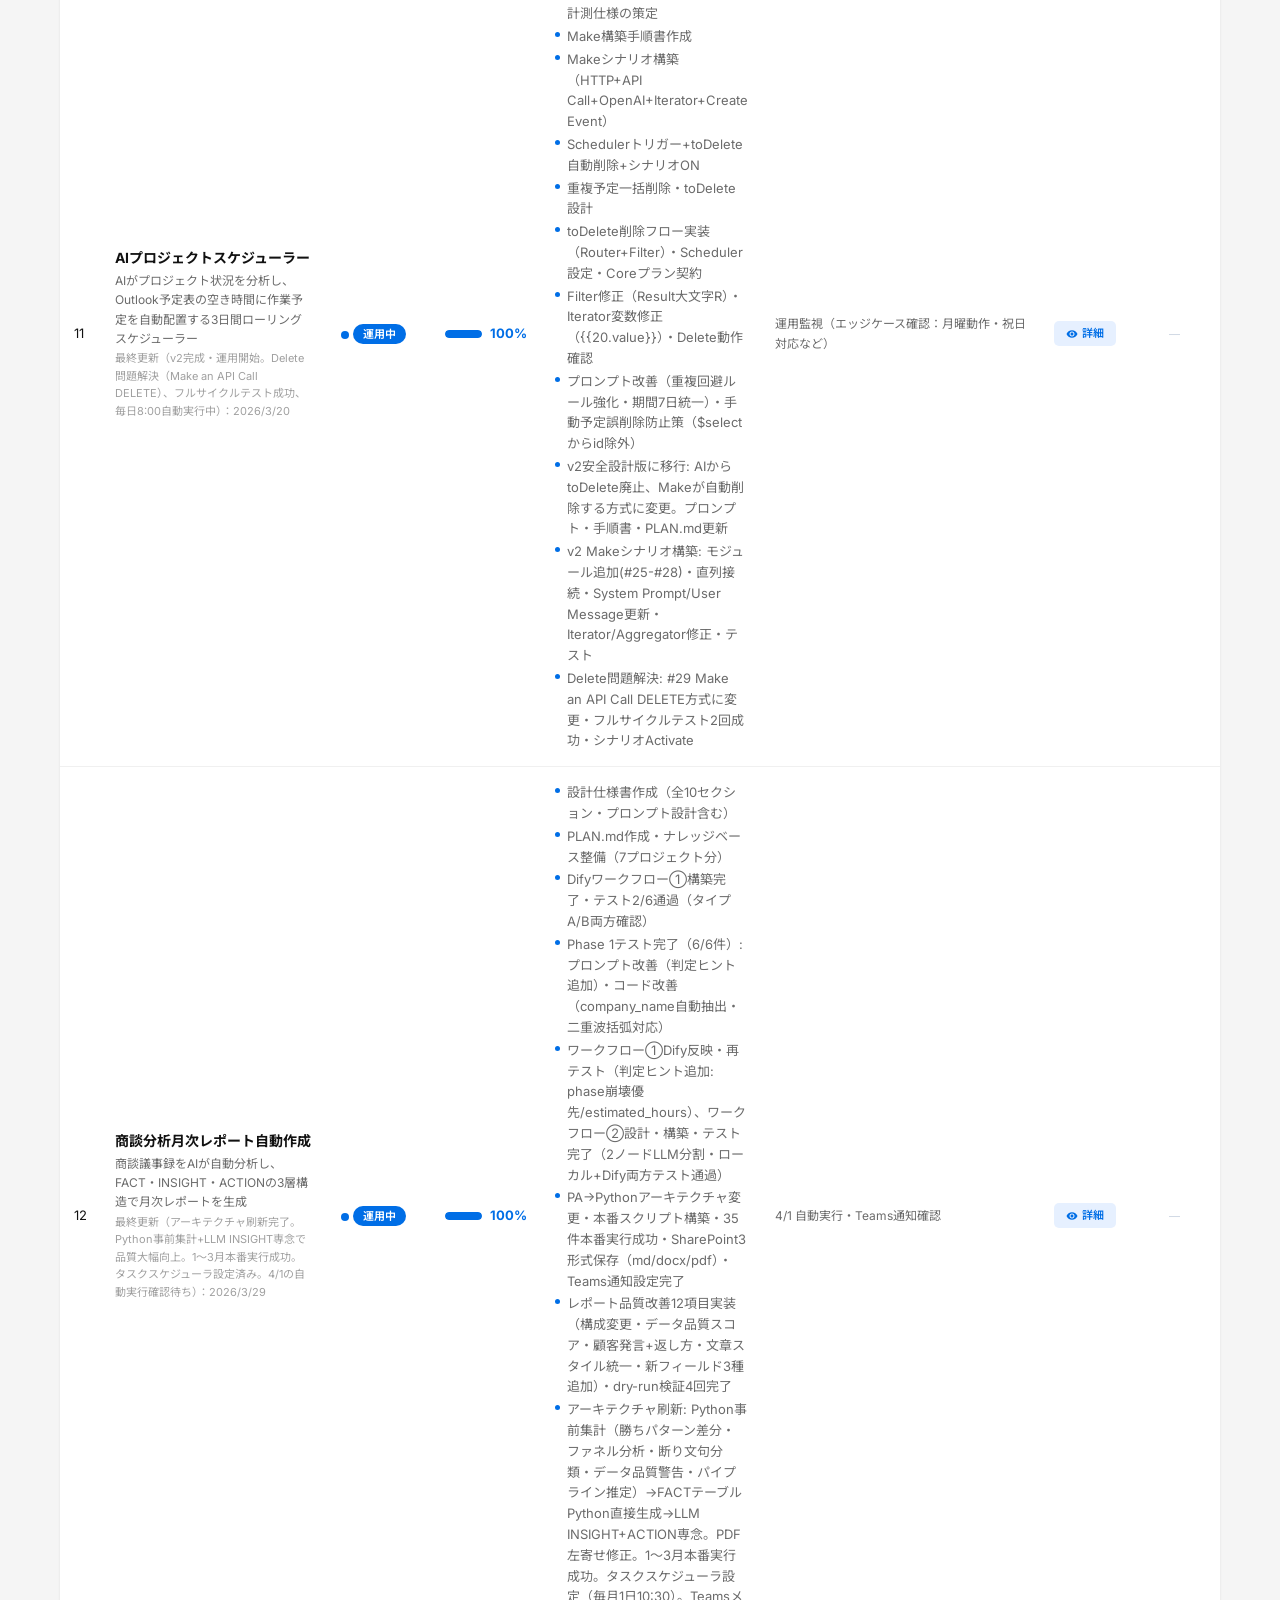
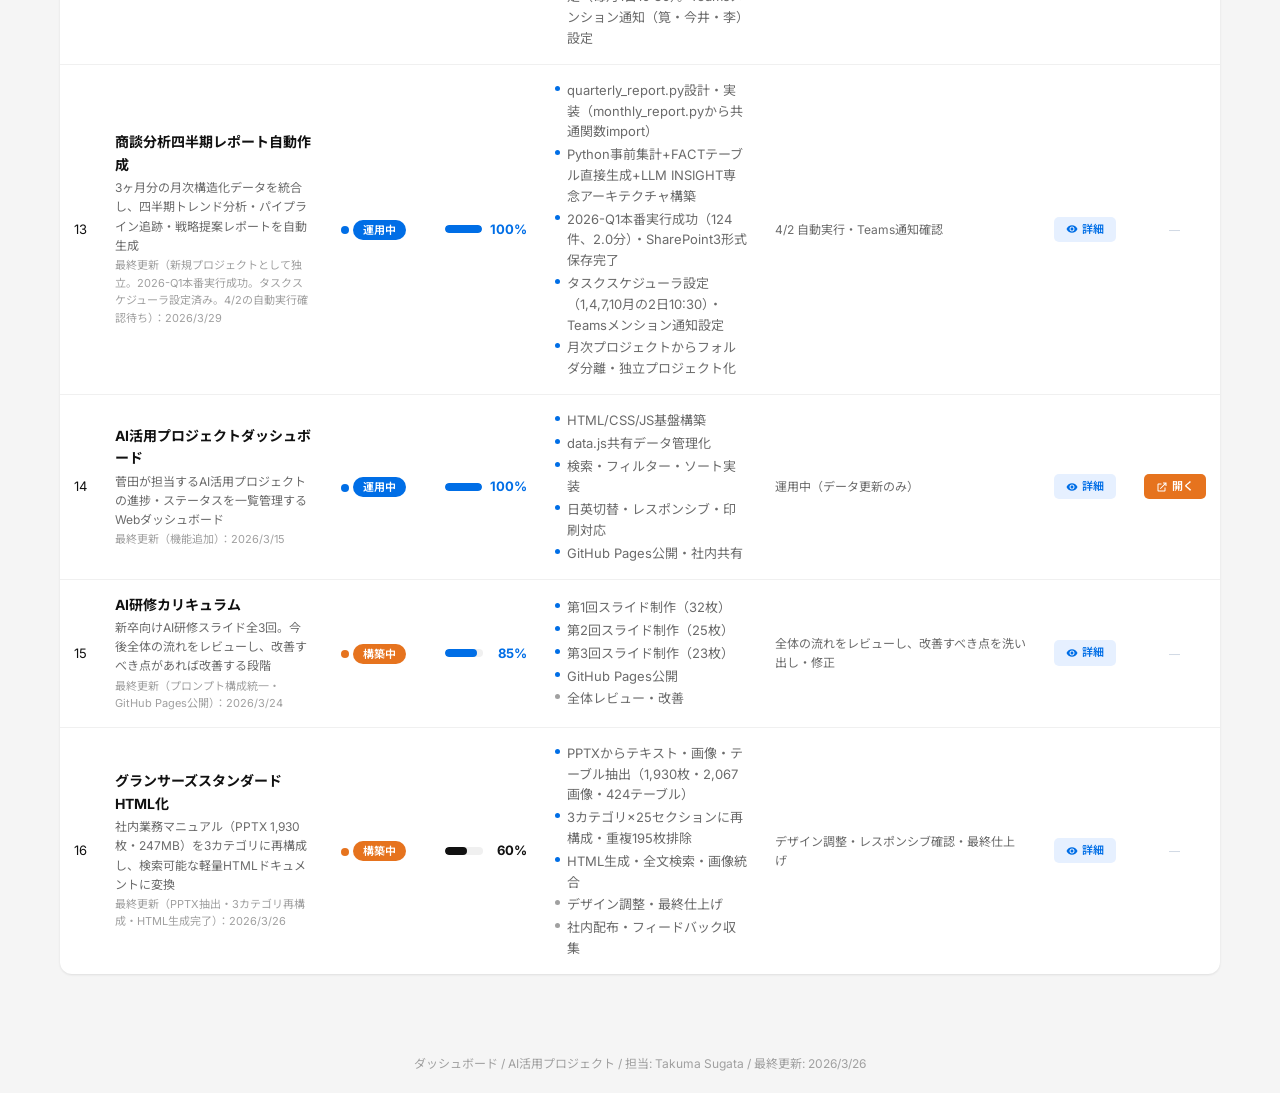
<file: internal.html>
<!DOCTYPE html>
<html lang="ja">
<head>
<meta charset="UTF-8">
<meta name="viewport" content="width=device-width, initial-scale=1.0">
<title>DashBoard | AI活用プロジェクト</title>
<link rel="preconnect" href="https://fonts.googleapis.com">
<link rel="preconnect" href="https://fonts.gstatic.com" crossorigin>
<link href="https://fonts.googleapis.com/css2?family=Inter:wght@400;600;700;800&family=Noto+Sans+JP:wght@400;500;600;700;800&display=swap" rel="stylesheet">
<link rel="icon" type="image/png" href="BOF_logo_04.png">
<link rel="stylesheet" href="css/internal.css">
</head>
<body>

<!-- ===== Header ===== -->
<div class="header">
  <div class="header-top">
    <div class="header-title-row">
      <img src="BOF_logo_04.png" alt="BackofficeForce" class="header-logo">
      <h1 id="page-title">ダッシュボード <span class="header-separator">/</span> <span class="header-subtitle-text">AI活用プロジェクト</span></h1>
    </div>
    <div class="header-controls">
      <input type="text" id="search-input" class="search-input" placeholder="検索..." oninput="onSearch()">
      <div class="view-toggle">
        <button id="btn-card" onclick="switchView('card')">
          <svg viewBox="0 0 24 24"><rect x="3" y="3" width="7" height="7" rx="1"/><rect x="14" y="3" width="7" height="7" rx="1"/><rect x="3" y="14" width="7" height="7" rx="1"/><rect x="14" y="14" width="7" height="7" rx="1"/></svg>
          Card
        </button>
        <button id="btn-table" class="active" onclick="switchView('table')">
          <svg viewBox="0 0 24 24"><rect x="3" y="4" width="18" height="2" rx="1"/><rect x="3" y="9" width="18" height="2" rx="1"/><rect x="3" y="14" width="18" height="2" rx="1"/><rect x="3" y="19" width="18" height="2" rx="1"/></svg>
          List
        </button>
      </div>
      <button id="btn-lang" class="lang-toggle" onclick="toggleLang()">English</button>
    </div>
  </div>
  <div class="summary" id="header-summary"></div>
  <div class="overall-progress" id="header-progress"></div>

  <!-- CTA: 相談バナー（一時非表示） -->
  <!--
  <div class="header-cta">
    <div class="header-cta-text">
      <svg viewBox="0 0 24 24"><path d="M12 2C6.48 2 2 6.48 2 12s4.48 10 10 10 10-4.48 10-10S17.52 2 12 2zm-2 15l-5-5 1.41-1.41L10 14.17l7.59-7.59L19 8l-9 9z"/></svg>
      <span>「この業務、もっとラクにならないかな？」と思ったら — <strong>お気軽にご相談ください</strong></span>
    </div>
    <a href="https://teams.microsoft.com/l/chat/0/0?users=takuma.sugata@backofficeforce.jp" target="_blank" class="header-cta-btn" id="internal-cta">
      <svg viewBox="0 0 24 24"><path d="M20 2H4c-1.1 0-2 .9-2 2v18l4-4h14c1.1 0 2-.9 2-2V4c0-1.1-.9-2-2-2z"/></svg>
      Teamsで相談する
    </a>
  </div>
  -->
</div>

<!-- ===== Main ===== -->
<div class="main">

<!-- Card View -->
<div id="view-card" style="display:none"></div>

<!-- Table View -->
<div id="view-table"></div>

</div>

<div class="footer" id="footer"></div>

<!-- Project Detail Modal -->
<div class="modal-overlay" id="modal-overlay">
  <div class="modal" id="modal">
    <div class="modal-header">
      <div class="modal-header-left">
        <div class="modal-title" id="modal-title"></div>
        <span id="modal-badge"></span>
      </div>
      <button class="modal-close" onclick="closeModal()">&times;</button>
    </div>
    <div class="modal-progress" id="modal-progress"></div>
    <div class="modal-body" id="modal-body"></div>
  </div>
</div>

<script src="js/data.js"></script>
<script>
// ============================================================
// 社内用ダッシュボード — レンダリング（日英切替対応）
// ============================================================

var currentLang = 'ja';
var currentSearch = '';
var currentFilter = null;
var currentSort = null;
var sortDirection = 'asc';

// UIラベル翻訳辞書
var L = {
  ja: {
    pageTitle: 'ダッシュボード',
    pageSubtitle: 'AI活用プロジェクト',
    allProjects: '全プロジェクト',
    overallProgress: '全体進捗',
    progress: '進捗',
    history: '作業歴',
    nextAction: '次のアクション',
    openTool: 'ツールを開く',
    viewDetail: '詳細を見る',
    detail: '詳細',
    open: '開く',
    thNo: '#', thName: 'プロジェクト名', thStatus: 'ステータス',
    thProgress: '進捗', thHistory: '作業歴', thNextAction: '次のアクション',
    thDetail: '詳細', thAccess: 'アクセス',
    modalOverview: '概要', modalBackground: '背景・課題',
    modalTools: '使用ツール', modalImpact: '削減効果',
    modalHistory: '作業歴', modalNextAction: '次のアクション',
    statusLive: '運用中', statusTesting: 'テスト中',
    statusBuilding: '構築中', statusDesigned: '設計済み', statusPlanned: '構想中',
    footerPrefix: 'ダッシュボード / AI活用プロジェクト',
    subtitlePrefix: '担当',
    subtitleUpdated: '最終更新',
    searchPlaceholder: '検索...',
    projectLastUpdated: '最終更新'
  },
  en: {
    pageTitle: 'DashBoard',
    pageSubtitle: 'AI Projects',
    allProjects: 'All Projects',
    overallProgress: 'Overall Progress',
    progress: 'Progress',
    history: 'History',
    nextAction: 'Next Action',
    openTool: 'Open Tool',
    viewDetail: 'View Details',
    detail: 'Details',
    open: 'Open',
    thNo: '#', thName: 'Project', thStatus: 'Status',
    thProgress: 'Progress', thHistory: 'History', thNextAction: 'Next Action',
    thDetail: 'Details', thAccess: 'Access',
    modalOverview: 'Overview', modalBackground: 'Background',
    modalTools: 'Tools Used', modalImpact: 'Impact',
    modalHistory: 'History', modalNextAction: 'Next Action',
    statusLive: 'Live', statusTesting: 'Testing',
    statusBuilding: 'Building', statusDesigned: 'Designed', statusPlanned: 'Planned',
    footerPrefix: 'AI Project Dashboard',
    subtitlePrefix: 'Manager',
    subtitleUpdated: 'Last updated',
    searchPlaceholder: 'Search...',
    projectLastUpdated: 'Last updated'
  }
};

// ヘルパー: 現在の言語に応じてフィールドを取得
function t(obj, field) {
  if (currentLang === 'en' && obj[field + 'En']) return obj[field + 'En'];
  return obj[field];
}
function ui(key) { return L[currentLang][key]; }
function statusLabel(statusKey) {
  var map = { live: 'statusLive', testing: 'statusTesting', building: 'statusBuilding', designed: 'statusDesigned', planned: 'statusPlanned' };
  return ui(map[statusKey] || 'statusPlanned');
}

var STATUS_ORDER = ['live', 'testing', 'building', 'designed', 'planned'];
var STATUS_COLORS = {
  live: '#006EE6', testing: '#E6731E',
  building: '#E6731E', designed: '#A0A0A0', planned: '#A0A0A0'
};
function progressColor(pct) {
  if (pct <= 30) return '#E6731E';
  if (pct >= 80) return '#006EE6';
  return '#111111';
}

var LINK_ICON = '<svg viewBox="0 0 24 24"><path d="M14 3v2h3.59l-9.83 9.83 1.41 1.41L19 6.41V10h2V3h-7zM5 5c-1.1 0-2 .9-2 2v12c0 1.1.9 2 2 2h12c1.1 0 2-.9 2-2v-6h-2v6H5V7h6V5H5z"/></svg>';
var DETAIL_EYE = '<svg viewBox="0 0 24 24" fill="currentColor"><path d="M12 4.5C7 4.5 2.73 7.61 1 12c1.73 4.39 6 7.5 11 7.5s9.27-3.11 11-7.5c-1.73-4.39-6-7.5-11-7.5zM12 17c-2.76 0-5-2.24-5-5s2.24-5 5-5 5 2.24 5 5-2.24 5-5 5zm0-8c-1.66 0-3 1.34-3 3s1.34 3 3 3 3-1.34 3-3-1.34-3-3-3z"/></svg>';

var MODAL_ICONS = {
  document: '<svg viewBox="0 0 24 24" fill="currentColor" width="14" height="14"><path d="M14 2H6c-1.1 0-2 .9-2 2v16c0 1.1.9 2 2 2h12c1.1 0 2-.9 2-2V8l-6-6zm-1 2l5 5h-5V4zM6 20V4h5v7h7v9H6z"/></svg>',
  chat: '<svg viewBox="0 0 24 24" fill="currentColor" width="14" height="14"><path d="M20 2H4c-1.1 0-2 .9-2 2v18l4-4h14c1.1 0 2-.9 2-2V4c0-1.1-.9-2-2-2zm0 14H6l-2 2V4h16v12z"/></svg>',
  people: '<svg viewBox="0 0 24 24" fill="currentColor" width="14" height="14"><path d="M16 11c1.66 0 2.99-1.34 2.99-3S17.66 5 16 5c-1.66 0-3 1.34-3 3s1.34 3 3 3zm-8 0c1.66 0 2.99-1.34 2.99-3S9.66 5 8 5C6.34 5 5 6.34 5 8s1.34 3 3 3zm0 2c-2.33 0-7 1.17-7 3.5V19h14v-2.5c0-2.33-4.67-3.5-7-3.5zm8 0c-.29 0-.62.02-.97.05 1.16.84 1.97 1.97 1.97 3.45V19h6v-2.5c0-2.33-4.67-3.5-7-3.5z"/></svg>',
  folder: '<svg viewBox="0 0 24 24" fill="currentColor" width="14" height="14"><path d="M10 4H4c-1.1 0-2 .9-2 2v12c0 1.1.9 2 2 2h16c1.1 0 2-.9 2-2V8c0-1.1-.9-2-2-2h-8l-2-2z"/></svg>',
  gear: '<svg viewBox="0 0 24 24" fill="currentColor" width="14" height="14"><path d="M19.14 12.94c.04-.3.06-.61.06-.94 0-.32-.02-.64-.07-.94l2.03-1.58c.18-.14.23-.41.12-.61l-1.92-3.32c-.12-.22-.37-.29-.59-.22l-2.39.96c-.5-.38-1.03-.7-1.62-.94l-.36-2.54c-.04-.24-.24-.41-.48-.41h-3.84c-.24 0-.43.17-.47.41l-.36 2.54c-.59.24-1.13.57-1.62.94l-2.39-.96c-.22-.08-.47 0-.59.22L2.74 8.87c-.12.21-.08.47.12.61l2.03 1.58c-.05.3-.07.62-.07.94s.02.64.07.94l-2.03 1.58c-.18.14-.23.41-.12.61l1.92 3.32c.12.22.37.29.59.22l2.39-.96c.5.38 1.03.7 1.62.94l.36 2.54c.05.24.24.41.48.41h3.84c.24 0 .44-.17.47-.41l.36-2.54c.59-.24 1.13-.56 1.62-.94l2.39.96c.22.08.47 0 .59-.22l1.92-3.32c.12-.22.07-.47-.12-.61l-2.01-1.58zM12 15.6c-1.98 0-3.6-1.62-3.6-3.6s1.62-3.6 3.6-3.6 3.6 1.62 3.6 3.6-1.62 3.6-3.6 3.6z"/></svg>',
  sparkle: '<svg viewBox="0 0 24 24" fill="currentColor" width="14" height="14"><path d="M12 2L9.19 8.63 2 9.24l5.46 4.73L5.82 21 12 17.27 18.18 21l-1.64-7.03L22 9.24l-7.19-.61L12 2z"/></svg>',
  arrow: '<svg viewBox="0 0 24 24" fill="currentColor" width="14" height="14"><path d="M16.01 11H4v2h12.01v3L20 12l-3.99-4v3z"/></svg>',
  bell: '<svg viewBox="0 0 24 24" fill="currentColor" width="14" height="14"><path d="M12 22c1.1 0 2-.9 2-2h-4c0 1.1.9 2 2 2zm6-6v-5c0-3.07-1.63-5.64-4.5-6.32V4c0-.83-.67-1.5-1.5-1.5s-1.5.67-1.5 1.5v.68C7.64 5.36 6 7.92 6 11v5l-2 2v1h16v-1l-2-2z"/></svg>'
};

// ============================================================
// レンダリング
// ============================================================
function getFilteredProjects() {
  var all = DASHBOARD_DATA.projects;
  var result = [];
  for (var i = 0; i < all.length; i++) {
    var p = all[i];
    if (currentFilter && p.status !== currentFilter) continue;
    if (currentSearch) {
      var q = currentSearch.toLowerCase();
      var name = (t(p, 'name') || '').toLowerCase();
      var desc = (t(p, 'description') || '').toLowerCase();
      if (name.indexOf(q) === -1 && desc.indexOf(q) === -1) continue;
    }
    result.push(p);
  }
  if (currentSort) {
    var dir = sortDirection === 'asc' ? 1 : -1;
    result.sort(function(a, b) {
      if (currentSort === 'progress') return (a.progress - b.progress) * dir;
      if (currentSort === 'status') return (STATUS_ORDER.indexOf(a.status) - STATUS_ORDER.indexOf(b.status)) * dir;
      return 0;
    });
  }
  return result;
}

function renderAll() {
  var d = DASHBOARD_DATA;
  var allProjects = d.projects;
  var projects = getFilteredProjects();

  // Search placeholder
  document.getElementById('search-input').placeholder = ui('searchPlaceholder');

  // Page title
  document.getElementById('page-title').innerHTML = ui('pageTitle') + ' <span class="header-separator">/</span> <span class="header-subtitle-text">' + ui('pageSubtitle') + '</span>';
  document.title = ui('pageTitle') + ' / ' + ui('pageSubtitle');

  // Summary counts (always based on all projects)
  var counts = {};
  for (var i = 0; i < allProjects.length; i++) {
    counts[allProjects[i].status] = (counts[allProjects[i].status] || 0) + 1;
  }
  var summaryBg = { live: '#006EE6', testing: '#E6731E', building: '#E6731E', designed: '#A0A0A0', planned: '#A0A0A0' };
  var summaryText = { live: '#fff', testing: '#fff', building: '#fff', designed: '#fff', planned: '#fff' };
  var sh = '<div class="summary-item summary-clickable' + (!currentFilter ? ' summary-active' : '') + '" onclick="filterByStatus(null)"><span class="count">' + allProjects.length + '</span> ' + ui('allProjects') + '</div>';
  for (var si = 0; si < STATUS_ORDER.length; si++) {
    var sk = STATUS_ORDER[si];
    if (counts[sk]) {
      var isActive = currentFilter === sk;
      sh += '<div class="summary-item summary-clickable' + (isActive ? ' summary-active' : '') + '" style="background:' + summaryBg[sk] + ';color:' + summaryText[sk] + '" onclick="filterByStatus(\'' + sk + '\')"><span class="count" style="color:' + summaryText[sk] + '">' + counts[sk] + '</span> ' + statusLabel(sk) + '</div>';
    }
  }
  document.getElementById('header-summary').innerHTML = sh;

  // Overall progress (always based on all projects)
  var totalProgress = 0;
  for (var pi = 0; pi < allProjects.length; pi++) totalProgress += allProjects[pi].progress;
  var avgProgress = Math.round(totalProgress / allProjects.length);
  document.getElementById('header-progress').innerHTML =
    '<div class="overall-progress-label">' + ui('overallProgress') + '</div>' +
    '<div class="overall-progress-bar"><div class="overall-progress-fill" style="width:' + avgProgress + '%"></div></div>' +
    '<div class="overall-progress-pct">' + avgProgress + '%</div>';

  // Group by status
  var grouped = {};
  for (var gi = 0; gi < projects.length; gi++) {
    var gs = projects[gi].status;
    if (!grouped[gs]) grouped[gs] = [];
    grouped[gs].push(projects[gi]);
  }

  // Card View
  var cardHtml = '';
  for (var ci = 0; ci < STATUS_ORDER.length; ci++) {
    var cs = STATUS_ORDER[ci];
    if (!grouped[cs]) continue;
    cardHtml += '<div class="status-section">';
    cardHtml += '<h2><span class="section-dot" style="background:' + STATUS_COLORS[cs] + '"></span> ' + statusLabel(cs) + '</h2>';
    cardHtml += '<div class="card-grid">';
    for (var cj = 0; cj < grouped[cs].length; cj++) {
      var cp = grouped[cs][cj];
      var cpIdx = allProjects.indexOf(cp);
      cardHtml += '<div class="card border-' + cp.status + '" style="cursor:pointer" onclick="openModal(' + cpIdx + ')">';
      cardHtml += '<div class="card-header"><div class="card-title">' + t(cp, 'name') + '</div><span class="badge badge-' + cp.status + '">' + t(cp, 'statusLabel') + '</span></div>';
      cardHtml += '<div class="card-progress"><div class="card-progress-header"><span class="card-progress-label">' + ui('progress') + '</span><span class="card-progress-pct" style="color:' + progressColor(cp.progress) + '">' + cp.progress + '%</span></div>';
      cardHtml += '<div class="progress-bar"><div class="progress-fill" style="width:' + cp.progress + '%;background:' + progressColor(cp.progress) + '"></div></div></div>';
      cardHtml += '<div class="card-desc">' + t(cp, 'description') + '</div>';
      // History
      if (cp.history && cp.history.length > 0) {
        cardHtml += '<div class="card-history"><strong>' + ui('history') + '</strong><ul class="history-list">';
        for (var hi = 0; hi < cp.history.length; hi++) {
          cardHtml += '<li class="' + (cp.history[hi].done ? 'done' : '') + '">' + t(cp.history[hi], 'text') + '</li>';
        }
        cardHtml += '</ul></div>';
      }
      if (t(cp, 'nextAction')) {
        cardHtml += '<div class="card-next"><strong>' + ui('nextAction') + '</strong><br>' + t(cp, 'nextAction') + '</div>';
      }
      if (cp.lastUpdated) {
        cardHtml += '<div class="card-last-updated">' + ui('projectLastUpdated') + '（' + t(cp, 'lastUpdatedNote') + '）：' + cp.lastUpdated + '</div>';
      }
      if (cp.url) {
        cardHtml += '<div class="card-access"><a class="access-btn access-btn-active" href="' + cp.url + '" target="_blank" onclick="event.stopPropagation()">' + LINK_ICON + ui('openTool') + '</a></div>';
      }
      cardHtml += '<button class="detail-btn" onclick="event.stopPropagation();openModal(' + cpIdx + ')">' + DETAIL_EYE + ' ' + ui('viewDetail') + '</button>';
      cardHtml += '</div>';
    }
    cardHtml += '</div></div>';
  }
  document.getElementById('view-card').innerHTML = cardHtml;

  // Table View
  var tableHtml = '<div class="table-wrap"><table><thead><tr>';
  tableHtml += '<th>' + ui('thNo') + '</th><th>' + ui('thName') + '</th>';
  tableHtml += '<th class="sortable-th" onclick="sortBy(\'status\')">' + ui('thStatus') + sortIndicator('status') + '</th>';
  tableHtml += '<th class="sortable-th" onclick="sortBy(\'progress\')">' + ui('thProgress') + sortIndicator('progress') + '</th>';
  tableHtml += '<th>' + ui('thHistory') + '</th><th>' + ui('thNextAction') + '</th><th>' + ui('thDetail') + '</th><th>' + ui('thAccess') + '</th>';
  tableHtml += '</tr></thead><tbody>';
  for (var ti = 0; ti < projects.length; ti++) {
    var tp = projects[ti];
    var tpOrigIdx = allProjects.indexOf(tp);
    tableHtml += '<tr style="cursor:pointer" onclick="openModal(' + tpOrigIdx + ')">';
    tableHtml += '<td>' + (ti + 1) + '</td>';
    var lastUpdatedHtml = tp.lastUpdated ? '<div class="table-last-updated">' + ui('projectLastUpdated') + '（' + t(tp, 'lastUpdatedNote') + '）：' + tp.lastUpdated + '</div>' : '';
    tableHtml += '<td><div class="table-name">' + t(tp, 'name') + '</div><div class="table-desc">' + t(tp, 'description') + '</div>' + lastUpdatedHtml + '</td>';
    tableHtml += '<td><span class="table-status-dot" style="background:' + STATUS_COLORS[tp.status] + '"></span><span class="badge badge-' + tp.status + '">' + t(tp, 'statusLabel') + '</span></td>';
    tableHtml += '<td class="table-progress"><div class="table-progress-row"><div class="table-progress-bar"><div class="progress-fill" style="width:' + tp.progress + '%;background:' + progressColor(tp.progress) + '"></div></div>';
    tableHtml += '<span class="table-progress-pct" style="color:' + progressColor(tp.progress) + '">' + tp.progress + '%</span></div></td>';
    // History
    if (tp.history && tp.history.length > 0) {
      tableHtml += '<td class="table-history"><ul class="table-history-list">';
      for (var thi = 0; thi < tp.history.length; thi++) {
        tableHtml += '<li class="' + (tp.history[thi].done ? 'done' : '') + '">' + t(tp.history[thi], 'text') + '</li>';
      }
      tableHtml += '</ul></td>';
    } else {
      tableHtml += '<td class="table-history"><span style="color:#cbd5e1;font-size:11px">—</span></td>';
    }
    tableHtml += '<td><div class="table-next">' + (t(tp, 'nextAction') || '—') + '</div></td>';
    tableHtml += '<td style="text-align:center"><button class="table-btn table-btn-detail" onclick="event.stopPropagation();openModal(' + tpOrigIdx + ')">' + DETAIL_EYE + ' ' + ui('detail') + '</button></td>';
    if (tp.url) {
      tableHtml += '<td class="table-access"><a class="table-btn table-btn-access" href="' + tp.url + '" target="_blank" onclick="event.stopPropagation()">' + LINK_ICON + ui('open') + '</a></td>';
    } else {
      tableHtml += '<td class="table-access"><span style="color:#cbd5e1;font-size:11px">—</span></td>';
    }
    tableHtml += '</tr>';
  }
  tableHtml += '</tbody></table></div>';
  document.getElementById('view-table').innerHTML = tableHtml;

  // Footer
  document.getElementById('footer').innerHTML =
    ui('footerPrefix') + ' / ' + ui('subtitlePrefix') + ': ' + d.manager + ' / ' + ui('subtitleUpdated') + ': ' + d.lastUpdated;

  // Lang button
  document.getElementById('btn-lang').textContent = currentLang === 'ja' ? 'English' : '日本語';
}

// ============================================================
// 言語切替
// ============================================================
function toggleLang() {
  currentLang = currentLang === 'ja' ? 'en' : 'ja';
  renderAll();
}

function onSearch() {
  currentSearch = document.getElementById('search-input').value;
  renderAll();
}

function filterByStatus(status) {
  currentFilter = status;
  renderAll();
}

function sortBy(field) {
  if (currentSort === field) {
    sortDirection = sortDirection === 'asc' ? 'desc' : 'asc';
  } else {
    currentSort = field;
    sortDirection = 'asc';
  }
  renderAll();
}

function sortIndicator(field) {
  if (currentSort !== field) return ' <span style="opacity:0.4">⇅</span>';
  return sortDirection === 'asc' ? ' ▲' : ' ▼';
}

// ============================================================
// ビュー切替
// ============================================================
function switchView(mode) {
  var cardView = document.getElementById('view-card');
  var tableView = document.getElementById('view-table');
  var btnCard = document.getElementById('btn-card');
  var btnTable = document.getElementById('btn-table');
  if (mode === 'card') {
    cardView.style.display = 'block';
    tableView.style.display = 'none';
    btnCard.classList.add('active');
    btnTable.classList.remove('active');
  } else {
    cardView.style.display = 'none';
    tableView.style.display = 'block';
    btnCard.classList.remove('active');
    btnTable.classList.add('active');
  }
}

// ============================================================
// モーダル
// ============================================================
function openModal(index) {
  var p = DASHBOARD_DATA.projects[index];
  if (!p) return;
  var d = p.detail || {};

  document.getElementById('modal-title').textContent = t(p, 'name');
  document.getElementById('modal-badge').className = 'badge badge-' + p.status;
  document.getElementById('modal-badge').textContent = t(p, 'statusLabel');

  document.getElementById('modal-progress').innerHTML =
    '<div style="flex:1;height:8px;background:var(--color-gray-light);border-radius:4px;overflow:hidden"><div class="progress-fill" style="width:' + p.progress + '%;height:100%;border-radius:4px;background:' + progressColor(p.progress) + '"></div></div>' +
    '<div style="font-size:14px;font-weight:700;min-width:40px">' + p.progress + '%</div>';

  var body = '';

  if (t(d, 'overview')) {
    body += '<div class="modal-section"><div class="modal-section-title">' + MODAL_ICONS.document + ' ' + ui('modalOverview') + '</div><div class="modal-section-text">' + t(d, 'overview') + '</div></div>';
  }
  if (t(d, 'background')) {
    body += '<div class="modal-section"><div class="modal-section-title">' + MODAL_ICONS.chat + ' ' + ui('modalBackground') + '</div><div class="modal-section-text">' + t(d, 'background') + '</div></div>';
  }

  var metaHtml = '';
  if (t(d, 'targetUsers')) metaHtml += '<div class="modal-meta-item">' + MODAL_ICONS.people + ' ' + t(d, 'targetUsers') + '</div>';
  if (t(d, 'period')) metaHtml += '<div class="modal-meta-item">' + MODAL_ICONS.folder + ' ' + t(d, 'period') + '</div>';
  if (p.lastUpdated) metaHtml += '<div class="modal-meta-item">' + MODAL_ICONS.bell + ' ' + ui('projectLastUpdated') + '（' + t(p, 'lastUpdatedNote') + '）：' + p.lastUpdated + '</div>';
  if (metaHtml) body += '<div class="modal-section"><div class="modal-meta">' + metaHtml + '</div></div>';

  if (d.tools && d.tools.length > 0) {
    var toolsHtml = '';
    for (var ti = 0; ti < d.tools.length; ti++) toolsHtml += '<span class="modal-tool-tag">' + d.tools[ti] + '</span>';
    body += '<div class="modal-section"><div class="modal-section-title">' + MODAL_ICONS.gear + ' ' + ui('modalTools') + '</div><div class="modal-tools">' + toolsHtml + '</div></div>';
  }

  if (d.impact) {
    var impactHtml = '<div class="modal-impact">';
    impactHtml += '<div class="modal-impact-row"><span class="modal-impact-label before">Before</span><span class="modal-impact-text">' + t(d.impact, 'before') + '</span></div>';
    impactHtml += '<div class="modal-impact-row"><span class="modal-impact-label after">After</span><span class="modal-impact-text">' + t(d.impact, 'after') + '</span></div>';
    if (t(d.impact, 'savedTime')) impactHtml += '<div class="modal-impact-saved">' + MODAL_ICONS.sparkle + ' ' + t(d.impact, 'savedTime') + '</div>';
    impactHtml += '</div>';
    body += '<div class="modal-section"><div class="modal-section-title">' + MODAL_ICONS.sparkle + ' ' + ui('modalImpact') + '</div>' + impactHtml + '</div>';
  }

  if (p.history && p.history.length > 0) {
    var histHtml = '<ul class="modal-history">';
    for (var h = 0; h < p.history.length; h++) histHtml += '<li class="' + (p.history[h].done ? 'done' : '') + '">' + t(p.history[h], 'text') + '</li>';
    histHtml += '</ul>';
    body += '<div class="modal-section"><div class="modal-section-title">' + MODAL_ICONS.arrow + ' ' + ui('modalHistory') + '</div>' + histHtml + '</div>';
  }

  if (t(p, 'nextAction')) {
    body += '<div class="modal-section"><div class="modal-section-title">' + MODAL_ICONS.bell + ' ' + ui('modalNextAction') + '</div><div class="modal-section-text">' + t(p, 'nextAction') + '</div></div>';
  }

  document.getElementById('modal-body').innerHTML = body;
  document.getElementById('modal-overlay').classList.add('open');
  document.body.style.overflow = 'hidden';
}

function closeModal() {
  document.getElementById('modal-overlay').classList.remove('open');
  document.body.style.overflow = '';
}

document.addEventListener('click', function(e) { if (e.target.id === 'modal-overlay') closeModal(); });
document.addEventListener('keydown', function(e) { if (e.key === 'Escape') closeModal(); });

// 初期レンダリング
document.addEventListener('DOMContentLoaded', renderAll);
</script>
</body>
</html>
</file>
<file: css/internal.css>
/* ============================================================
   社内用ダッシュボード — スタイルシート
   既存dashboard.htmlのデザインをベースに、CTA追加
   ============================================================ */

:root {
  /* 3色 + テキスト白黒 */
  --color-blue: #006EE6;
  --color-blue-dark: #0058C0;
  --color-blue-light: #E6F0FF;
  --color-orange: #E6731E;
  --color-orange-dark: #C86218;
  --color-orange-light: #FDF0E6;
  --color-gray: #A0A0A0;
  --color-gray-dark: #6B6B6B;
  --color-gray-light: #F0F0F0;
  --color-text: #111111;
  --color-text-light: #6B6B6B;
  --color-bg: #F5F5F5;
  --font-family: 'Inter', 'Noto Sans JP', 'Hiragino Sans', 'Meiryo', sans-serif;
}

* { margin: 0; padding: 0; box-sizing: border-box; }
body {
  font-family: var(--font-family);
  background: var(--color-bg);
  color: var(--color-text);
  line-height: 1.6;
}

/* ===== Header ===== */
.header {
  background: #111111;
  color: #fff;
  padding: 32px 40px 24px;
}
.header-top {
  display: flex;
  justify-content: space-between;
  align-items: center;
  margin-bottom: 16px;
}
/* Header Title Row with Logo */
.header-title-row {
  display: flex;
  align-items: center;
  gap: 14px;
}
.header-logo {
  height: 48px;
  width: auto;
  border-radius: 8px;
  background: #fff;
  padding: 4px;
  flex-shrink: 0;
}
.header h1 { font-size: 20px; font-weight: 800; letter-spacing: 1px; display: flex; align-items: center; gap: 4px; }
.header-separator { font-size: 20px; font-weight: 300; opacity: 0.5; margin: 0 2px; }
.header-subtitle-text { font-size: 20px; font-weight: 500; color: #fff; letter-spacing: 0.5px; }
.header .subtitle { font-size: 13px; color: rgba(255,255,255,0.8); margin-bottom: 20px; }

/* Header Controls */
.header-controls {
  display: flex;
  align-items: center;
  gap: 10px;
  flex-shrink: 0;
}

/* Lang Toggle */
.lang-toggle {
  background: rgba(255,255,255,0.15);
  border: 1px solid rgba(255,255,255,0.3);
  color: #fff;
  padding: 8px 16px;
  border-radius: 8px;
  font-size: 13px;
  font-weight: 600;
  font-family: inherit;
  cursor: pointer;
  transition: all 0.2s;
  white-space: nowrap;
}
.lang-toggle:hover {
  background: rgba(255,255,255,0.25);
}

/* Search Input */
.search-input {
  background: rgba(255,255,255,0.12);
  border: 1px solid rgba(255,255,255,0.25);
  color: #fff;
  padding: 8px 14px;
  border-radius: 8px;
  font-size: 13px;
  font-family: inherit;
  outline: none;
  width: 160px;
  transition: all 0.2s;
}
.search-input::placeholder { color: rgba(255,255,255,0.5); }
.search-input:focus { background: rgba(255,255,255,0.2); border-color: rgba(255,255,255,0.5); width: 200px; }

/* View Toggle */
.view-toggle {
  display: flex;
  background: rgba(255,255,255,0.1);
  border-radius: 8px;
  overflow: hidden;
  flex-shrink: 0;
}
.view-toggle button {
  background: none; border: none; color: rgba(255,255,255,0.6);
  padding: 8px 16px; font-size: 13px; font-family: inherit;
  cursor: pointer; display: flex; align-items: center; gap: 6px;
  transition: all 0.2s;
}
.view-toggle button.active { background: rgba(255,255,255,0.2); color: #fff; }
.view-toggle button:hover:not(.active) { background: rgba(255,255,255,0.08); }
.view-toggle svg { width: 16px; height: 16px; fill: currentColor; }

/* Summary Bar */
.summary { display: flex; gap: 10px; flex-wrap: wrap; align-items: center; }
.summary-item {
  background: #fff; border-radius: 8px; color: var(--color-text);
  padding: 10px 18px; display: flex; align-items: center; gap: 8px; font-size: 13px;
}
.summary-item .count { font-size: 22px; font-weight: 700; color: var(--color-blue); }
.summary-clickable { cursor: pointer; transition: all 0.2s; border: 2px solid transparent; }
.summary-clickable:hover { opacity: 0.85; transform: translateY(-1px); }
.summary-active { border-color: #fff !important; box-shadow: 0 0 0 1px rgba(255,255,255,0.3); }

/* Overall Progress */
.overall-progress {
  display: flex; align-items: center; gap: 12px; margin-top: 16px;
  background: #fff; border-radius: 8px; padding: 12px 18px;
}
.overall-progress-label { font-size: 13px; color: var(--color-text); font-weight: 600; white-space: nowrap; }
.overall-progress-bar { flex: 1; height: 10px; background: var(--color-gray-light); border-radius: 5px; overflow: hidden; }
.overall-progress-fill { height: 100%; border-radius: 5px; background: var(--color-blue); transition: width 0.6s ease; }
.overall-progress-pct { font-size: 18px; font-weight: 700; color: var(--color-blue); min-width: 48px; text-align: right; }

/* ===== CTA Banner in Header ===== */
.header-cta {
  margin-top: 16px;
  background: #fff;
  border-radius: 10px;
  padding: 14px 20px;
  display: flex;
  align-items: center;
  justify-content: space-between;
  gap: 16px;
}
.header-cta-text {
  font-size: 14px;
  color: #111111;
  display: flex;
  align-items: center;
  gap: 8px;
}
.header-cta-text svg { width: 20px; height: 20px; fill: var(--color-orange); flex-shrink: 0; }
.header-cta-text strong { color: var(--color-blue); }
.header-cta-btn {
  display: inline-flex;
  align-items: center;
  gap: 6px;
  background: var(--color-orange);
  color: #fff;
  padding: 8px 20px;
  border-radius: 8px;
  font-size: 13px;
  font-weight: 700;
  font-family: var(--font-family);
  text-decoration: none;
  border: none;
  cursor: pointer;
  transition: all 0.2s;
  white-space: nowrap;
}
.header-cta-btn:hover { background: var(--color-orange-dark); transform: translateY(-1px); }
.header-cta-btn svg { width: 14px; height: 14px; fill: currentColor; }

/* ===== Main ===== */
.main { max-width: 1200px; margin: 0 auto; padding: 28px 20px 60px; }

/* ===== Card Grid ===== */
.card-grid { display: grid; grid-template-columns: repeat(auto-fill, minmax(360px, 1fr)); gap: 16px; }

/* ===== Status Section ===== */
.status-section { margin-bottom: 32px; }
.status-section h2 {
  font-size: 16px; font-weight: 700; margin-bottom: 14px; padding-left: 4px;
  display: flex; align-items: center; gap: 8px;
}
.section-dot { width: 10px; height: 10px; border-radius: 50%; display: inline-block; }

/* ===== Card ===== */
.card {
  background: #fff; border-radius: 12px; padding: 22px 24px;
  box-shadow: 0 1px 3px rgba(0,0,0,0.06), 0 1px 2px rgba(0,0,0,0.04);
  border-left: 4px solid var(--color-gray); transition: box-shadow 0.2s;
}
.card:hover { box-shadow: 0 4px 12px rgba(0,0,0,0.1); }
.card-header { display: flex; justify-content: space-between; align-items: flex-start; margin-bottom: 10px; gap: 10px; }
.card-title { font-size: 16px; font-weight: 700; }
.card.border-live      { border-left-color: var(--color-blue); }
.card.border-testing   { border-left-color: var(--color-orange); }
.card.border-building  { border-left-color: var(--color-orange); }
.card.border-designed  { border-left-color: var(--color-gray); }
.card.border-planned   { border-left-color: var(--color-gray); }

/* Badge */
.badge { font-size: 11px; font-weight: 600; padding: 3px 10px; border-radius: 20px; white-space: nowrap; flex-shrink: 0; }
.badge-live      { background: var(--color-blue); color: #fff; }
.badge-testing   { background: var(--color-orange); color: #fff; }
.badge-building  { background: var(--color-orange); color: #fff; }
.badge-designed  { background: var(--color-gray); color: #fff; }
.badge-planned   { background: var(--color-gray-light); color: var(--color-gray-dark); }

/* Progress Bar */
.card-progress { margin-bottom: 12px; }
.card-progress-header { display: flex; justify-content: space-between; align-items: center; margin-bottom: 5px; }
.card-progress-label { font-size: 11px; color: var(--color-gray); font-weight: 600; text-transform: uppercase; letter-spacing: 0.5px; }
.card-progress-pct { font-size: 13px; font-weight: 700; }
.progress-bar { width: 100%; height: 8px; background: var(--color-gray-light); border-radius: 4px; overflow: hidden; }
.progress-fill { height: 100%; border-radius: 4px; transition: width 0.6s ease; }
.pf-live      { background: var(--color-blue); }
.pf-testing   { background: var(--color-orange); }
.pf-building  { background: var(--color-orange); }
.pf-designed  { background: var(--color-gray); }
.pf-planned   { background: var(--color-gray); }

/* Card Body */
.card-desc { font-size: 13px; color: var(--color-text-light); margin-bottom: 12px; }

/* History (Card) */
.card-history {
  background: var(--color-gray-light); border-radius: 6px; padding: 10px 12px;
  font-size: 12px; color: var(--color-text-light); margin-bottom: 10px;
}
.card-history strong {
  color: var(--color-text); font-size: 11px; text-transform: uppercase; letter-spacing: 0.5px;
  display: block; margin-bottom: 6px;
}
.history-list { list-style: none; padding: 0; margin: 0; position: relative; padding-left: 16px; }
.history-list::before {
  content: ''; position: absolute; left: 4px; top: 4px; bottom: 4px;
  width: 2px; background: var(--color-gray); border-radius: 1px; opacity: 0.3;
}
.history-list li { position: relative; padding: 2px 0; font-size: 12px; color: var(--color-text-light); }
.history-list li::before {
  content: ''; position: absolute; left: -14px; top: 8px;
  width: 6px; height: 6px; border-radius: 50%;
  background: var(--color-gray); border: 1.5px solid #fff; box-shadow: 0 0 0 1px var(--color-gray);
}
.history-list li.done::before { background: var(--color-blue); box-shadow: 0 0 0 1px var(--color-blue-light); }

/* Next Action */
.card-next {
  background: var(--color-gray-light); border-radius: 6px; padding: 10px 12px;
  font-size: 12px; color: var(--color-text-light); margin-bottom: 10px;
}
.card-next strong { color: var(--color-text); font-size: 11px; text-transform: uppercase; letter-spacing: 0.5px; }

/* Access Button */
.card-access { margin-top: 2px; }
.access-btn {
  display: inline-flex; align-items: center; gap: 6px;
  padding: 8px 16px; border-radius: 6px;
  font-size: 12px; font-weight: 600; font-family: inherit;
  text-decoration: none; cursor: pointer;
  transition: all 0.2s; border: none;
}
.access-btn svg { width: 14px; height: 14px; fill: currentColor; flex-shrink: 0; }
.access-btn-active { background: var(--color-orange); color: #fff; }
.access-btn-active:hover { background: var(--color-orange-dark); }
.access-btn-disabled { background: var(--color-gray-light); color: var(--color-gray); cursor: default; pointer-events: none; }

/* ===== Table View ===== */
#view-table { display: block; }
.table-wrap {
  background: #fff; border-radius: 12px;
  box-shadow: 0 1px 3px rgba(0,0,0,0.06), 0 1px 2px rgba(0,0,0,0.04);
  overflow: hidden;
}
.table-wrap table { width: 100%; border-collapse: collapse; }
.table-wrap thead { background: var(--color-gray-light); }
.table-wrap th {
  text-align: left; padding: 12px 14px;
  font-size: 11px; font-weight: 700; color: var(--color-text-light);
  text-transform: uppercase; letter-spacing: 0.5px;
  border-bottom: 2px solid var(--color-gray-light); white-space: nowrap;
}
.table-wrap td {
  padding: 14px 14px; font-size: 13px;
  border-bottom: 1px solid var(--color-gray-light); vertical-align: middle;
}
.table-wrap tbody tr { transition: background 0.15s; }
.table-wrap tbody tr:hover { background: var(--color-gray-light); }
.table-wrap tbody tr:last-child td { border-bottom: none; }
.table-name { font-weight: 700; font-size: 14px; color: var(--color-text); }
.table-desc { color: var(--color-text-light); font-size: 12px; margin-top: 2px; }
.table-next { font-size: 12px; color: var(--color-text-light); }
.table-history { font-size: 11px; color: var(--color-text-light); max-width: 220px; }
.table-history-list { list-style: none; padding: 0; margin: 0; }
.table-history-list li { padding: 1px 0; position: relative; padding-left: 12px; }
.table-history-list li::before {
  content: ''; position: absolute; left: 0; top: 7px;
  width: 5px; height: 5px; border-radius: 50%; background: var(--color-gray);
}
.table-history-list li.done::before { background: var(--color-blue); }
.table-status-dot { width: 8px; height: 8px; border-radius: 50%; display: inline-block; margin-right: 4px; vertical-align: middle; flex-shrink: 0; }
.table-wrap td:nth-child(3) { white-space: nowrap; }
.table-progress { min-width: 110px; }
.table-progress-row { display: flex; align-items: center; gap: 8px; }
.table-progress-bar { flex: 1; height: 8px; background: var(--color-gray-light); border-radius: 4px; overflow: hidden; }
.table-progress-bar .progress-fill { height: 100%; border-radius: 4px; }
.table-progress-pct { font-size: 13px; font-weight: 700; min-width: 36px; text-align: right; }
.table-access { text-align: center; }
/* Shared table button base */
.table-btn {
  display: inline-flex; align-items: center; gap: 4px;
  padding: 5px 12px; border-radius: 5px;
  font-size: 11px; font-weight: 600; font-family: inherit;
  line-height: 1.4; text-decoration: none; cursor: pointer;
  transition: all 0.2s; border: none; white-space: nowrap;
}
.table-btn svg { width: 12px; height: 12px; fill: currentColor; }
.sortable-th { cursor: pointer; user-select: none; }
.sortable-th:hover { color: var(--color-blue); }
.table-btn-access { background: var(--color-orange); color: #fff; }
.table-btn-access:hover { background: var(--color-orange-dark); }
.table-btn-detail { background: var(--color-blue-light); color: var(--color-blue); }
.table-btn-detail:hover { background: var(--color-blue); color: #fff; }
.table-btn-disabled { background: var(--color-gray-light); color: var(--color-gray); cursor: default; pointer-events: none; }

/* ===== Project Detail Modal ===== */
.modal-overlay {
  display: none; position: fixed; inset: 0;
  background: rgba(0,0,0,0.5); backdrop-filter: blur(4px);
  z-index: 2000; justify-content: center; align-items: flex-start;
  padding: 60px 20px; overflow-y: auto;
}
.modal-overlay.open { display: flex; }
.modal {
  background: #fff; border-radius: 16px; max-width: 680px; width: 100%;
  box-shadow: 0 24px 48px rgba(0,0,0,0.15); animation: modalIn 0.25s ease;
}
@keyframes modalIn { from { opacity:0; transform:translateY(16px); } to { opacity:1; transform:translateY(0); } }
.modal-header { padding: 28px 28px 0; display: flex; justify-content: space-between; align-items: flex-start; gap: 16px; }
.modal-header-left { flex: 1; }
.modal-title { font-size: 20px; font-weight: 800; margin-bottom: 6px; }
.modal-close {
  width: 36px; height: 36px; border-radius: 8px; border: none;
  background: var(--color-gray-light); color: var(--color-text-light); font-size: 20px; cursor: pointer;
  display: flex; align-items: center; justify-content: center; transition: all 0.2s; flex-shrink: 0;
}
.modal-close:hover { background: var(--color-gray); color: #fff; }
.modal-progress { padding: 16px 28px; display: flex; align-items: center; gap: 12px; }
.modal-body { padding: 0 28px 28px; }
.modal-section { margin-bottom: 20px; }
.modal-section:last-child { margin-bottom: 0; }
.modal-section-title {
  font-size: 11px; font-weight: 800; text-transform: uppercase;
  letter-spacing: 0.5px; color: var(--color-gray); margin-bottom: 6px;
  display: flex; align-items: center; gap: 6px;
}
.modal-section-title svg { width: 14px; height: 14px; }
.modal-section-text { font-size: 14px; color: var(--color-text); line-height: 1.7; }
.modal-tools { display: flex; flex-wrap: wrap; gap: 6px; }
.modal-tool-tag { font-size: 12px; background: var(--color-blue-light); color: var(--color-blue); padding: 4px 12px; border-radius: 6px; font-weight: 600; }
.modal-impact { background: var(--color-gray-light); border-radius: 10px; padding: 16px; }
.modal-impact-row { display: flex; gap: 12px; align-items: flex-start; padding: 6px 0; }
.modal-impact-row + .modal-impact-row { border-top: 1px solid var(--color-gray); border-top-color: rgba(160,160,160,0.3); }
.modal-impact-label { font-size: 11px; font-weight: 800; text-transform: uppercase; padding: 2px 8px; border-radius: 4px; white-space: nowrap; flex-shrink: 0; }
.modal-impact-label.before { background: var(--color-gray-light); color: var(--color-gray-dark); }
.modal-impact-label.after { background: var(--color-blue-light); color: var(--color-blue); }
.modal-impact-text { font-size: 13px; color: var(--color-text); line-height: 1.5; }
.modal-impact-saved { margin-top: 10px; padding-top: 10px; border-top: 1px solid rgba(160,160,160,0.3); font-size: 14px; font-weight: 700; color: var(--color-orange); display: flex; align-items: center; gap: 6px; }
.modal-impact-saved svg { width: 16px; height: 16px; }
.modal-history { list-style: none; padding: 0; padding-left: 16px; position: relative; }
.modal-history::before { content: ''; position: absolute; left: 4px; top: 4px; bottom: 4px; width: 2px; background: rgba(160,160,160,0.3); border-radius: 1px; }
.modal-history li { position: relative; padding: 3px 0; font-size: 13px; color: var(--color-text-light); }
.modal-history li::before { content: ''; position: absolute; left: -14px; top: 9px; width: 6px; height: 6px; border-radius: 50%; background: var(--color-gray); border: 1.5px solid #fff; box-shadow: 0 0 0 1px var(--color-gray); }
.modal-history li.done::before { background: var(--color-blue); box-shadow: 0 0 0 1px var(--color-blue-light); }
.modal-meta { display: flex; gap: 24px; flex-wrap: wrap; font-size: 13px; color: var(--color-text-light); }
.modal-meta-item { display: flex; align-items: center; gap: 6px; }
.modal-meta-item svg { width: 14px; height: 14px; }

/* Last Updated (Card) */
.card-last-updated {
  font-size: 11px; color: var(--color-gray); margin-bottom: 10px;
  display: flex; align-items: center; gap: 4px;
}

/* Last Updated (Table) */
.table-last-updated {
  font-size: 11px; color: var(--color-gray); margin-top: 2px;
}

/* Detail Button (Card) */
.detail-btn {
  display: inline-flex;
  align-items: center;
  gap: 6px;
  margin-top: 10px;
  padding: 7px 14px;
  border: 1px solid var(--color-gray-light);
  border-radius: 6px;
  background: var(--color-gray-light);
  color: var(--color-blue);
  font-size: 12px;
  font-weight: 600;
  font-family: var(--font-family);
  cursor: pointer;
  transition: all 0.2s;
}
.detail-btn:hover { background: var(--color-blue); color: #fff; border-color: var(--color-blue); }
.detail-btn svg { width: 13px; height: 13px; }


/* Footer */
.footer { text-align: center; padding: 20px; font-size: 12px; color: var(--color-gray); }

/* Responsive — Tablet */
@media (max-width: 768px) {
  .header { padding: 24px 20px 20px; }
  .header-top { flex-direction: column; align-items: flex-start; gap: 12px; }
  .header-controls { width: 100%; justify-content: flex-start; }
  .card-grid { grid-template-columns: 1fr; }
  .modal { max-width: 100%; margin: 0 12px; }
}

/* Responsive — Mobile */
@media (max-width: 480px) {
  .header { padding: 16px 14px 14px; }
  .header h1 { font-size: 17px; flex-wrap: wrap; gap: 2px; }
  .header-subtitle-text { font-size: 17px; }
  .header-separator { font-size: 17px; }
  .header-logo { height: 36px; }
  .header-controls { gap: 6px; }
  .lang-toggle { padding: 6px 12px; font-size: 12px; }
  .view-toggle button { padding: 6px 10px; font-size: 12px; }
  .search-input { width: 100px; font-size: 12px; padding: 6px 10px; }
  .search-input:focus { width: 140px; }

  /* Summary */
  .summary { gap: 6px; }
  .summary-item { padding: 8px 12px; font-size: 12px; }
  .summary-item .count { font-size: 18px; }

  /* Overall Progress */
  .overall-progress { padding: 10px 14px; gap: 8px; margin-top: 12px; }
  .overall-progress-label { font-size: 12px; }
  .overall-progress-pct { font-size: 16px; }

  /* Main */
  .main { padding: 14px 10px 40px; }

  /* Cards */
  .card { padding: 16px 14px; border-radius: 10px; }
  .card-title { font-size: 14px; }
  .card-desc { font-size: 12px; }
  .card-history { font-size: 11px; }
  .card-next { font-size: 11px; }

  /* Table — hide on mobile, force card view */
  #view-table { display: none !important; }
  #view-card { display: block !important; }
  .view-toggle { display: none; }

  /* Modal — fullscreen on mobile */
  .modal-overlay { padding: 0; align-items: flex-start; }
  .modal { border-radius: 0; max-width: 100%; width: 100%; min-height: 100vh; }
  .modal-header { padding: 20px 16px 0; }
  .modal-title { font-size: 17px; }
  .modal-progress { padding: 12px 16px; }
  .modal-body { padding: 0 16px 20px; }
  .modal-section-text { font-size: 13px; }
  .modal-impact { padding: 12px; }
  .modal-tool-tag { font-size: 11px; padding: 3px 10px; }

  /* CTA */
  .header-cta { flex-direction: column; text-align: center; padding: 10px 14px; }
  .header-cta-text { font-size: 13px; }
  .header-cta-btn { padding: 8px 16px; font-size: 12px; width: 100%; justify-content: center; }

  /* Footer */
  .footer { font-size: 11px; padding: 16px 10px; }
}

/* Print */
@media print {
  body { background: #fff; }
  .header { background: #fff !important; color: var(--color-text) !important; padding: 16px 20px; }
  .header h1 { color: var(--color-text); }
  .header-separator { color: var(--color-text); }
  .header-subtitle-text { color: var(--color-text) !important; }
  .header .subtitle { color: var(--color-text-light) !important; }
  .header-controls { display: none !important; }
  .header-logo { background: none; padding: 0; }
  .summary-item { border: 1px solid var(--color-gray-light); }
  .summary-item .count { color: var(--color-text) !important; }
  .overall-progress { border: 1px solid var(--color-gray-light); }
  .overall-progress-label { color: var(--color-text) !important; }
  #view-table { display: none !important; }
  #view-card { display: block !important; }
  .card { box-shadow: none; border: 1px solid var(--color-gray-light); break-inside: avoid; }
  .card-grid { grid-template-columns: 1fr; }
  .detail-btn, .access-btn { display: none !important; }
  .modal-overlay { display: none !important; }
  .footer { display: none; }
  .header-cta { display: none; }
}
</file>
